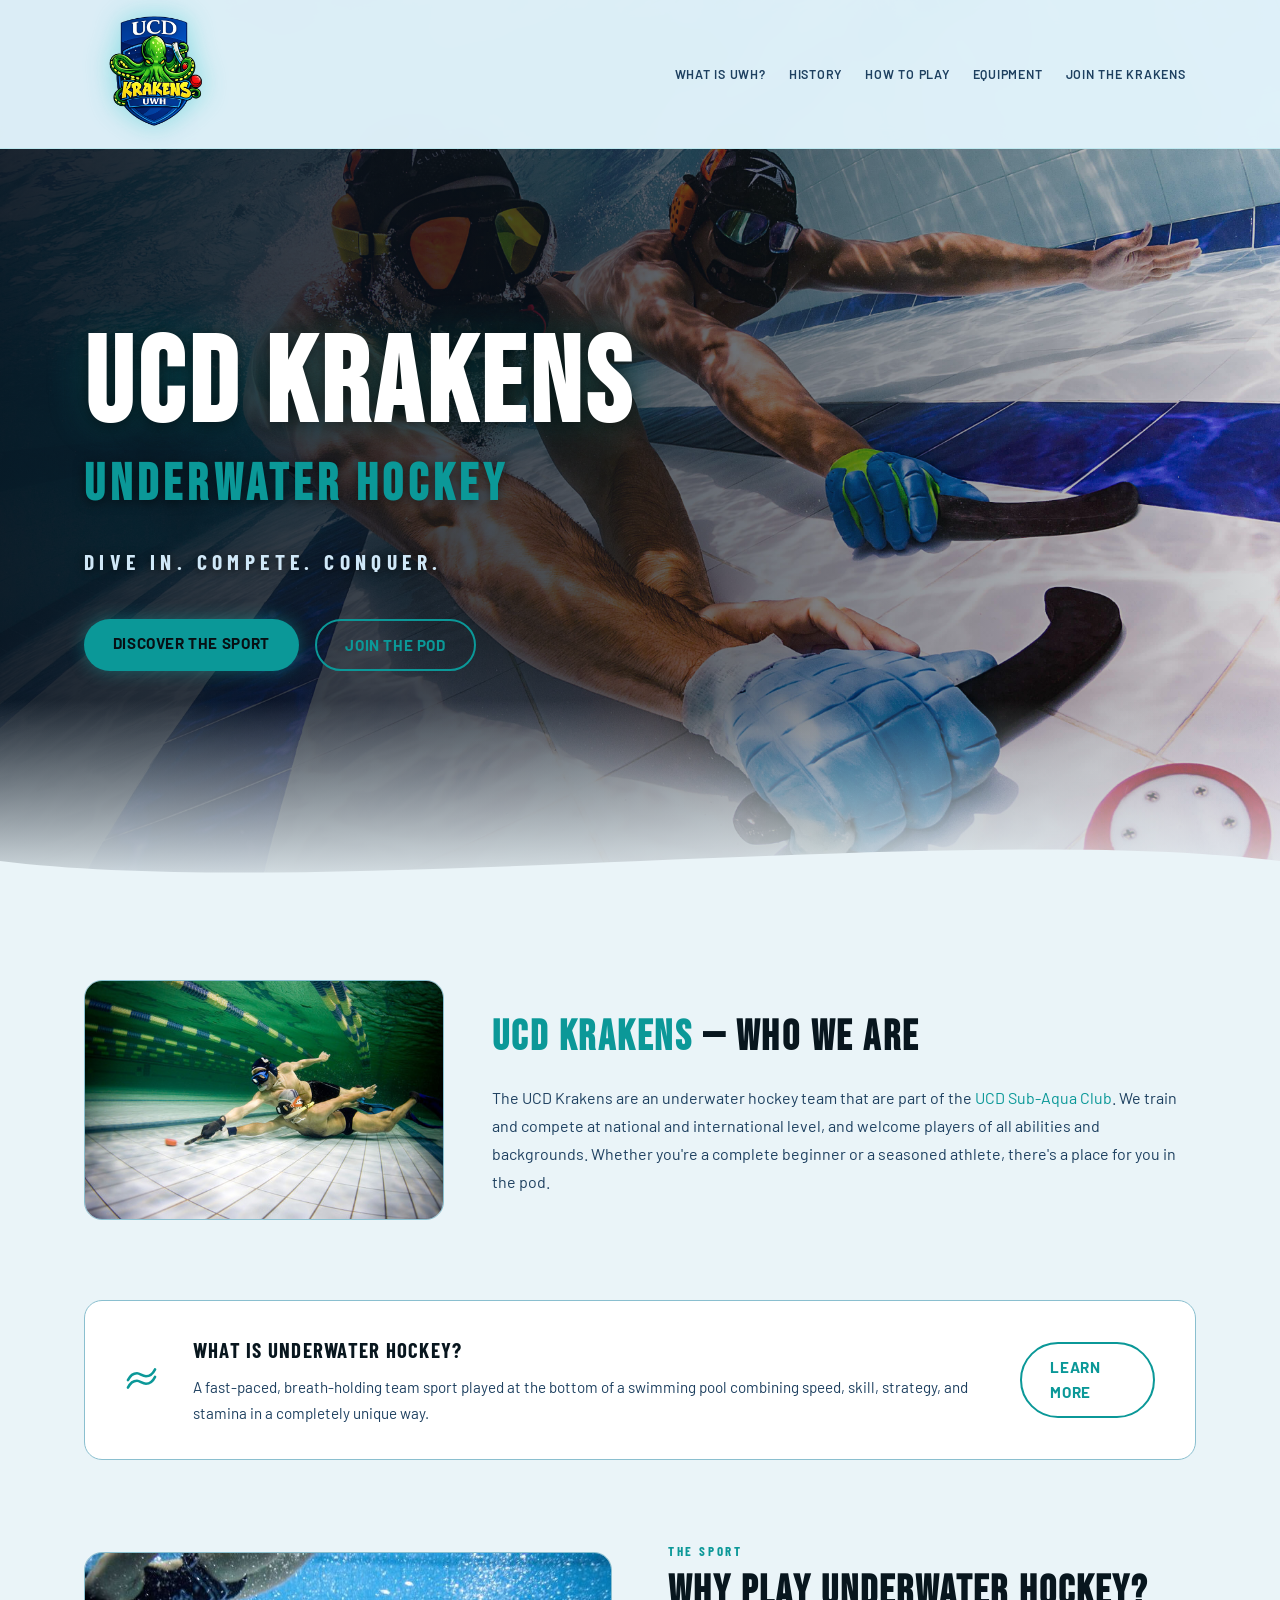
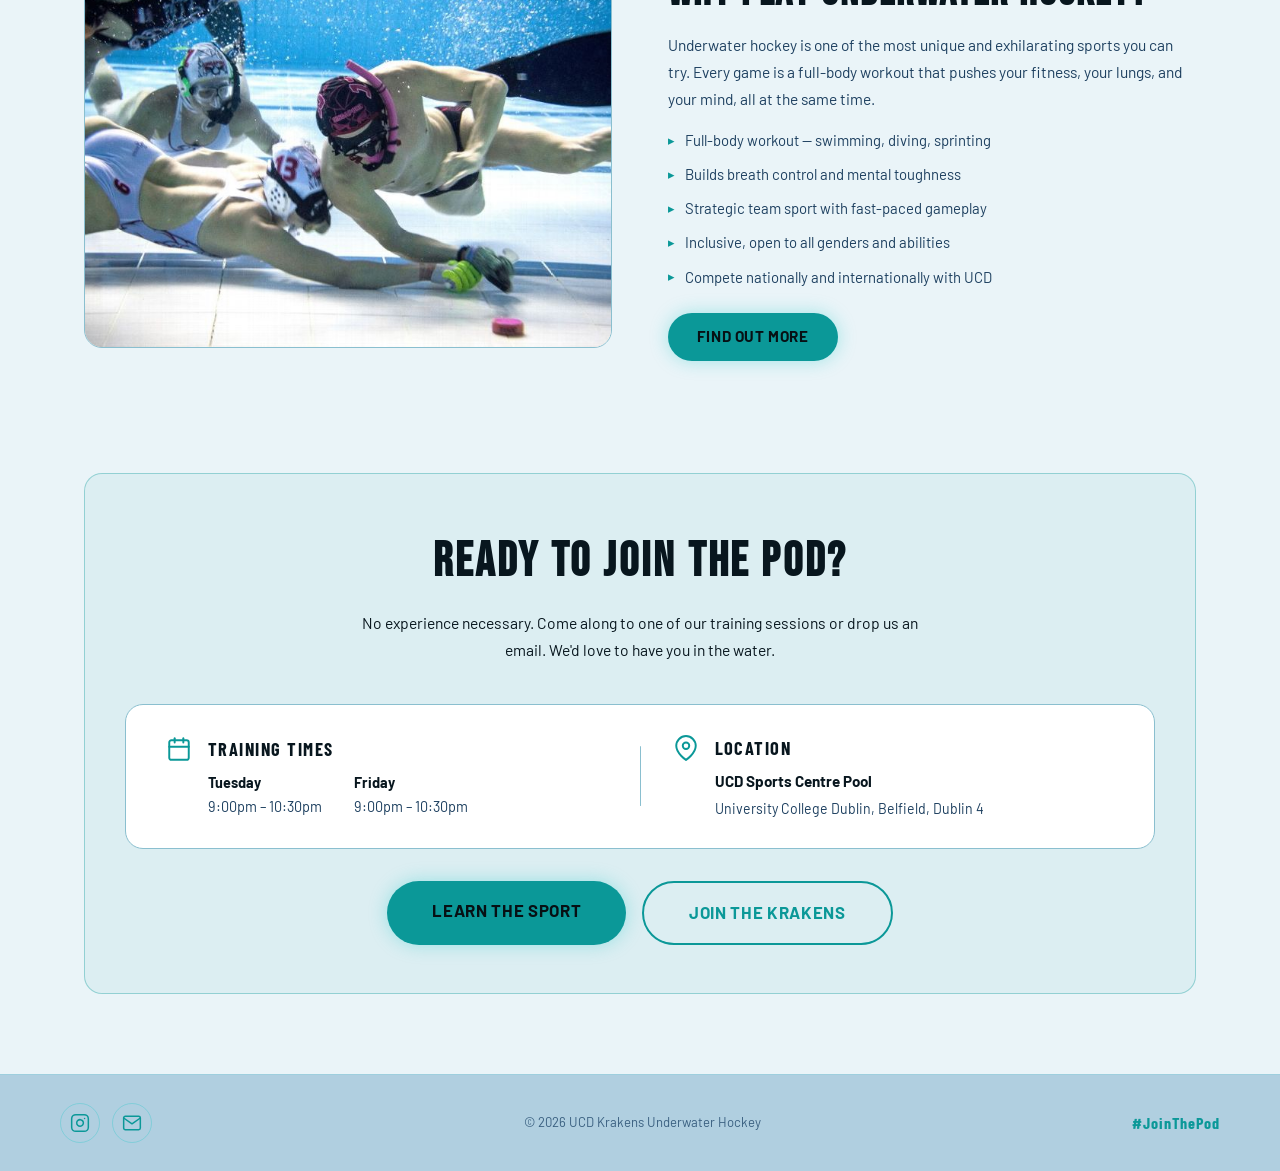
<file: index.html>
<!DOCTYPE html>
<html lang="en">
<head>
  <meta charset="UTF-8" />
  <meta name="viewport" content="width=device-width, initial-scale=1.0" />
  <meta name="description" content="Home — UCD Krakens Underwater Hockey, part of UCD Sub-Aqua Club." />
  <title>Home — UCD Krakens Underwater Hockey</title>
  <link rel="icon" type="image/png" href="images/favicon.png" />
  <link rel="stylesheet" href="styles.css" />
  <link rel="preconnect" href="https://fonts.googleapis.com" />
  <link rel="preconnect" href="https://fonts.gstatic.com" crossorigin />
  <link href="https://fonts.googleapis.com/css2?family=Bebas+Neue&family=Barlow:wght@400;600;700&family=Barlow+Condensed:wght@700&display=swap" rel="stylesheet" />
</head>
<body>
  <a href="#main-content" class="skip-link">Skip to main content</a>
  <header class="site-header" role="banner">
    <div class="header-inner">
      <a href="index.html" class="logo" aria-label="UCD Krakens Underwater Hockey — Home">
        <img src="images/ucd-krakens-logo.png" alt="UCD Krakens Underwater Hockey" class="logo-img" width="140" height="140" />
      </a>
      <input type="checkbox" id="nav-toggle" class="nav-toggle-checkbox" aria-hidden="true" />
      <label for="nav-toggle" class="nav-toggle-label" aria-label="Toggle navigation">
        <span></span><span></span><span></span>
      </label>
      <nav class="main-nav" aria-label="Main navigation">
        <ul role="list"><li><a href="what-is-uwh.html" class="nav-link">What is UWH?</a></li>
          <li><a href="history.html" class="nav-link">History</a></li>
          <li><a href="how-to-play.html" class="nav-link">How to Play</a></li>
          <li><a href="equipment.html" class="nav-link">Equipment</a></li>
          <li><a href="join.html" class="nav-link">Join the Krakens</a></li>
          </ul>
      </nav>
    </div>
  </header>
  <main id="main-content">

    <section class="hero" id="home" aria-label="Hero section">
      <div class="hero-photo" style="background-image:url('images/hero.jpg')" aria-hidden="true"></div>
      <div class="hero-overlay" aria-hidden="true"></div>
      <div class="hero-fade-bottom" aria-hidden="true"></div>
      <div class="hero-bubbles" aria-hidden="true">
        <span class="bubble b1"></span><span class="bubble b2"></span>
        <span class="bubble b3"></span><span class="bubble b4"></span>
        <span class="bubble b5"></span><span class="bubble b6"></span>
        <span class="bubble b7"></span><span class="bubble b8"></span>
      </div>
      <div class="hero-content">
        <h1 class="hero-title">
          <span class="hero-title-main">UCD KRAKENS</span>
          <span class="hero-title-sub">UNDERWATER HOCKEY</span>
        </h1>
        <p class="hero-tagline">DIVE IN. COMPETE. CONQUER.</p>
        <div class="hero-cta">
          <a href="what-is-uwh.html" class="btn btn-primary">Discover the Sport</a>
          <a href="join.html" class="btn btn-outline">Join the Pod</a>
        </div>
      </div>
      <div class="wave-divider" aria-hidden="true">
        <svg viewBox="0 0 1440 80" preserveAspectRatio="none" xmlns="http://www.w3.org/2000/svg">
          <path d="M0,40 C360,80 1080,0 1440,40 L1440,80 L0,80 Z" fill="var(--bg-primary)" />
        </svg>
      </div>
    </section>

    <section class="about-section" aria-labelledby="about-heading">
      <div class="container">
        <div class="about-inner reveal">
          <div class="about-image">
            <img src="images/about.jpg" alt="Two underwater hockey players competing for the puck at the bottom of a pool" loading="lazy" />
          </div>
          <div class="about-text">
            <h2 id="about-heading"><span>UCD Krakens</span> — Who We Are</h2>
            <p>The UCD Krakens are an underwater hockey team that are part of the <a href="https://ucdsac.ie/underwater-hockey/" target="_blank" rel="noopener noreferrer">UCD Sub-Aqua Club</a>. We train and compete at national and international level, and welcome players of all abilities and backgrounds. Whether you're a complete beginner or a seasoned athlete, there's a place for you in the pod.</p>
          </div>
        </div>
      </div>
    </section>

    <section class="uwh-teaser" aria-labelledby="uwh-teaser-heading">
      <div class="container">
        <div class="uwh-teaser-inner reveal">
          <div class="uwh-teaser-icon" aria-hidden="true"><svg class="icon-svg" viewBox="0 0 24 24" fill="none" stroke="currentColor" stroke-width="1.8" stroke-linecap="round" stroke-linejoin="round" aria-hidden="true"><path d="M2 12c1.5-3 4-4.5 6-4.5s3.5 2 6 2 4.5-1.5 6-4.5"/><path d="M2 17c1.5-3 4-4.5 6-4.5s3.5 2 6 2 4.5-1.5 6-4.5"/></svg></div>
          <div class="uwh-teaser-text">
            <h2 id="uwh-teaser-heading">What is Underwater Hockey?</h2>
            <p>A fast-paced, breath-holding team sport played at the bottom of a swimming pool combining speed, skill, strategy, and stamina in a completely unique way.</p>
          </div>
          <a href="what-is-uwh.html" class="btn btn-outline">Learn More</a>
        </div>
      </div>
    </section>

    <section class="why-play-section" aria-labelledby="why-play-heading">
      <div class="container">
        <div class="why-play-grid">
          <div class="why-play-image reveal">
            <img src="images/why-play.jpg" alt="Players competing for the puck at the pool floor" loading="lazy" />
          </div>
          <div class="why-play-text reveal reveal-delay-2">
            <p class="eyebrow">The Sport</p>
            <h2 id="why-play-heading">Why Play Underwater Hockey?</h2>
            <p>Underwater hockey is one of the most unique and exhilarating sports you can try. Every game is a full-body workout that pushes your fitness, your lungs, and your mind, all at the same time.</p>
            <ul class="why-play-benefits">
              <li>Full-body workout — swimming, diving, sprinting</li>
              <li>Builds breath control and mental toughness</li>
              <li>Strategic team sport with fast-paced gameplay</li>
              <li>Inclusive, open to all genders and abilities</li>
              <li>Compete nationally and internationally with UCD</li>
            </ul>
            <a href="what-is-uwh.html" class="btn btn-primary">Find Out More</a>
          </div>
        </div>
      </div>
    </section>

    <section class="join-pod-section" aria-labelledby="join-pod-heading">
      <div class="container">
        <div class="join-pod-box reveal">
          <h2 class="join-pod-heading" id="join-pod-heading">Ready to Join the Pod?</h2>
          <p class="join-pod-intro">No experience necessary. Come along to one of our training sessions or drop us an email. We'd love to have you in the water.</p>
          <div class="info-bar">
            <div class="info-bar-section">
              <div class="info-bar-icon" aria-hidden="true"><svg class="icon-svg" viewBox="0 0 24 24" fill="none" stroke="currentColor" stroke-width="1.8" stroke-linecap="round" stroke-linejoin="round" aria-hidden="true"><rect x="3" y="4" width="18" height="18" rx="2"/><line x1="16" y1="2" x2="16" y2="6"/><line x1="8" y1="2" x2="8" y2="6"/><line x1="3" y1="10" x2="21" y2="10"/></svg></div>
              <div>
                <h3 class="info-bar-title">Training Times</h3>
                <div class="training-times">
                  <div class="training-day"><strong>Tuesday</strong><span>9:00pm – 10:30pm</span></div>
                  <div class="training-day"><strong>Friday</strong><span>9:00pm – 10:30pm</span></div>
                </div>
              </div>
            </div>
            <div class="info-bar-divider" aria-hidden="true"></div>
            <div class="info-bar-section">
              <div class="info-bar-icon" aria-hidden="true"><svg class="icon-svg" viewBox="0 0 24 24" fill="none" stroke="currentColor" stroke-width="1.8" stroke-linecap="round" stroke-linejoin="round" aria-hidden="true"><path d="M21 10c0 7-9 13-9 13S3 17 3 10a9 9 0 0118 0z"/><circle cx="12" cy="10" r="3"/></svg></div>
              <div>
                <h3 class="info-bar-title">Location</h3>
                <p class="location-name"><strong>UCD Sports Centre Pool</strong></p>
                <p class="location-address">University College Dublin, Belfield, Dublin 4</p>
              </div>
            </div>
          </div>
          <div class="join-cta-buttons" style="margin-top:1.5rem;">
            <a href="what-is-uwh.html" class="btn btn-primary btn-large">Learn the Sport</a>
            <a href="join.html" class="btn btn-outline btn-large">Join the Krakens</a>
          </div>
        </div>
      </div>
    </section>
  </main>
  <a href="#main-content" class="back-to-top" aria-label="Back to top"><svg class="icon-svg" viewBox="0 0 24 24" fill="none" stroke="currentColor" stroke-width="2.5" stroke-linecap="round" stroke-linejoin="round" aria-hidden="true"><line x1="12" y1="19" x2="12" y2="5"/><polyline points="5 12 12 5 19 12"/></svg></a>
  <footer class="site-footer" role="contentinfo">
    <div class="footer-inner">
      <div class="footer-social">
        <a href="https://www.instagram.com/ucd.uwh/" class="social-link" aria-label="UCD Krakens on Instagram" rel="noopener noreferrer" target="_blank"><svg width="20" height="20" viewBox="0 0 24 24" fill="none" stroke="currentColor" stroke-width="1.8" stroke-linecap="round" stroke-linejoin="round" aria-hidden="true"><rect x="2" y="2" width="20" height="20" rx="5"/><path d="M16 11.37A4 4 0 1112.63 8 4 4 0 0116 11.37z"/><line x1="17.5" y1="6.5" x2="17.51" y2="6.5"/></svg></a>
        <a href="mailto:ucd.uwh@gmail.com" class="social-link" aria-label="Email UCD Krakens"><svg width="20" height="20" viewBox="0 0 24 24" fill="none" stroke="currentColor" stroke-width="1.8" stroke-linecap="round" stroke-linejoin="round" aria-hidden="true"><path d="M4 4h16c1.1 0 2 .9 2 2v12c0 1.1-.9 2-2 2H4c-1.1 0-2-.9-2-2V6c0-1.1.9-2 2-2z"/><polyline points="22,6 12,13 2,6"/></svg></a>
      </div>
      <p class="footer-copy">&copy; 2026 UCD Krakens Underwater Hockey</p>
      <p class="footer-hashtag">#JoinThePod</p>
    </div>
  </footer>
<script>
(function(){
  function s(){document.body.classList.toggle('scrolled',window.scrollY>80);document.body.classList.toggle('nav-shrunk',window.scrollY>80);}
  window.addEventListener('scroll',s,{passive:true});s();
})();
</script>
<script>
(function(){
  var els=document.querySelectorAll('.reveal,.section-heading,.timeline-line');
  if(!('IntersectionObserver' in window)){els.forEach(function(e){e.classList.add('is-visible')});return}
  var obs=new IntersectionObserver(function(entries){entries.forEach(function(e){if(e.isIntersecting){e.target.classList.add('is-visible');obs.unobserve(e.target)}})},{threshold:0.12});
  els.forEach(function(e){obs.observe(e)});
})();
</script>
</body>
</html>
</file>
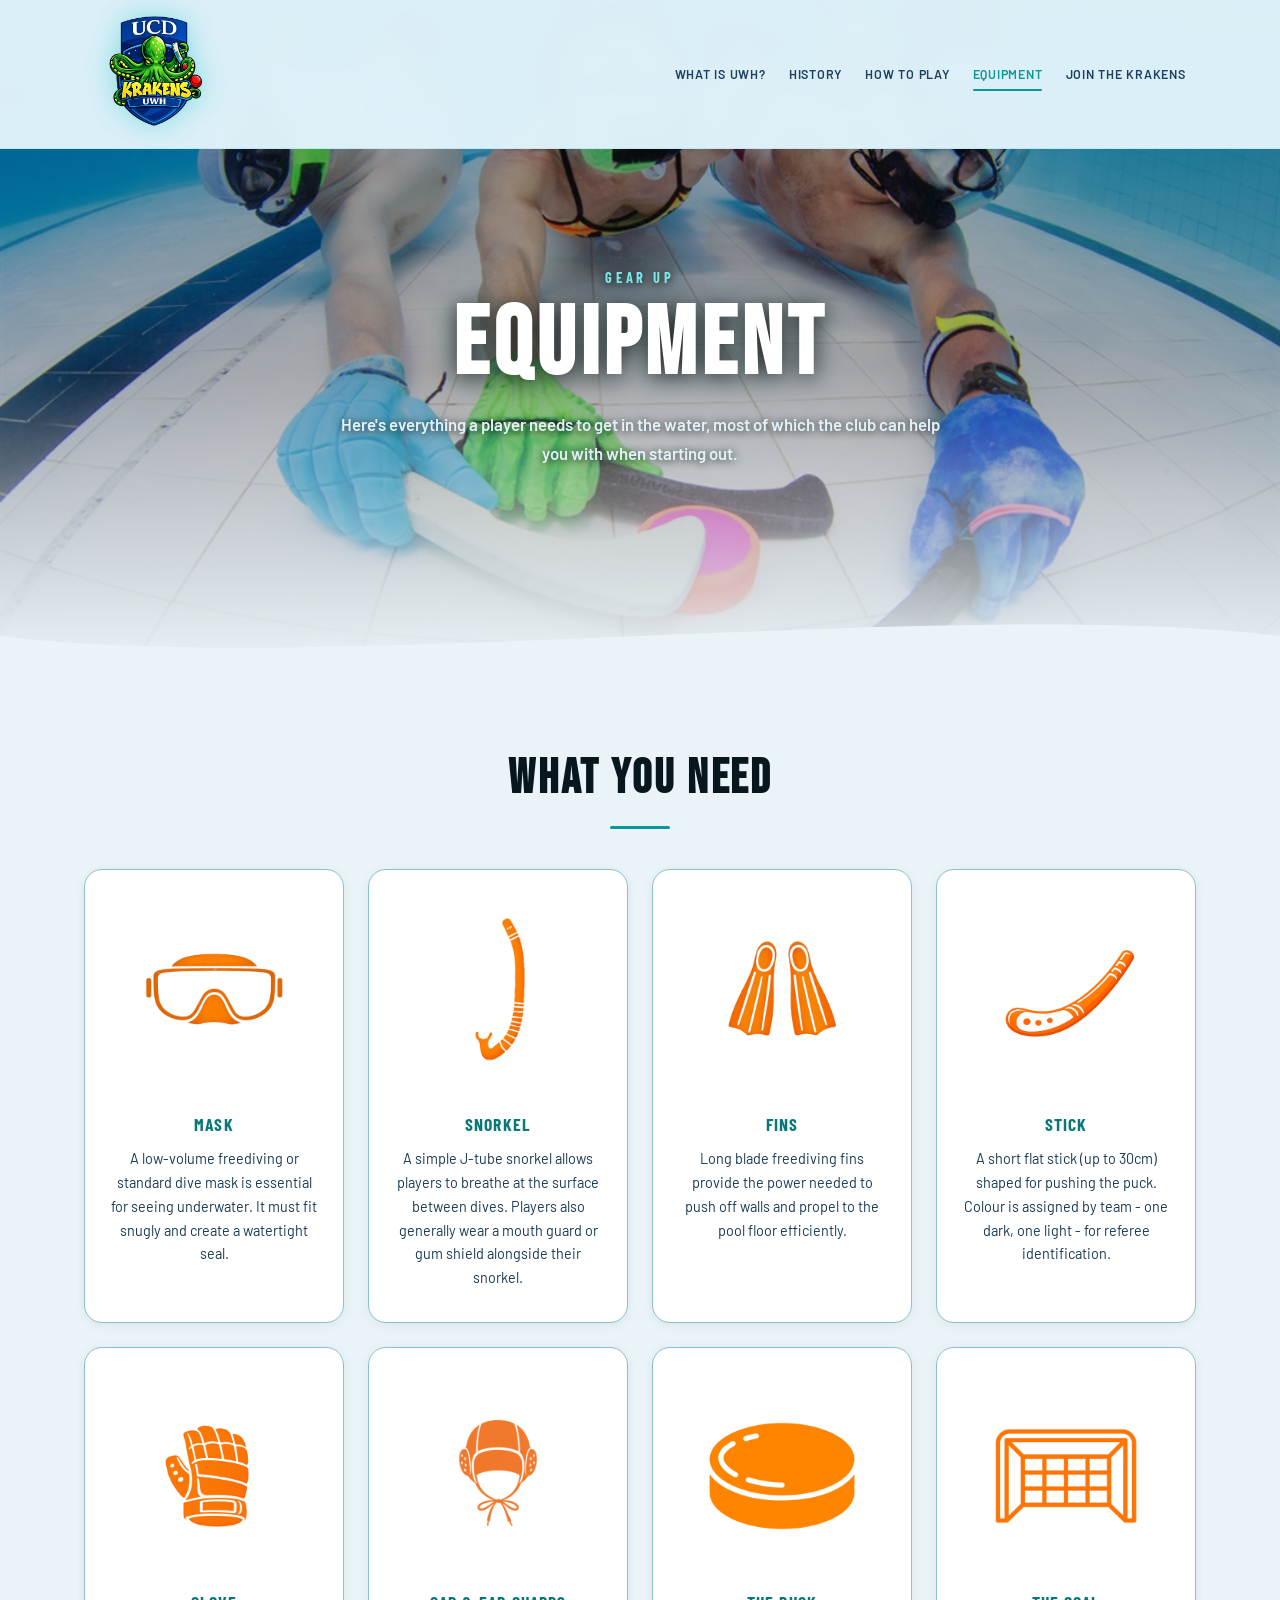
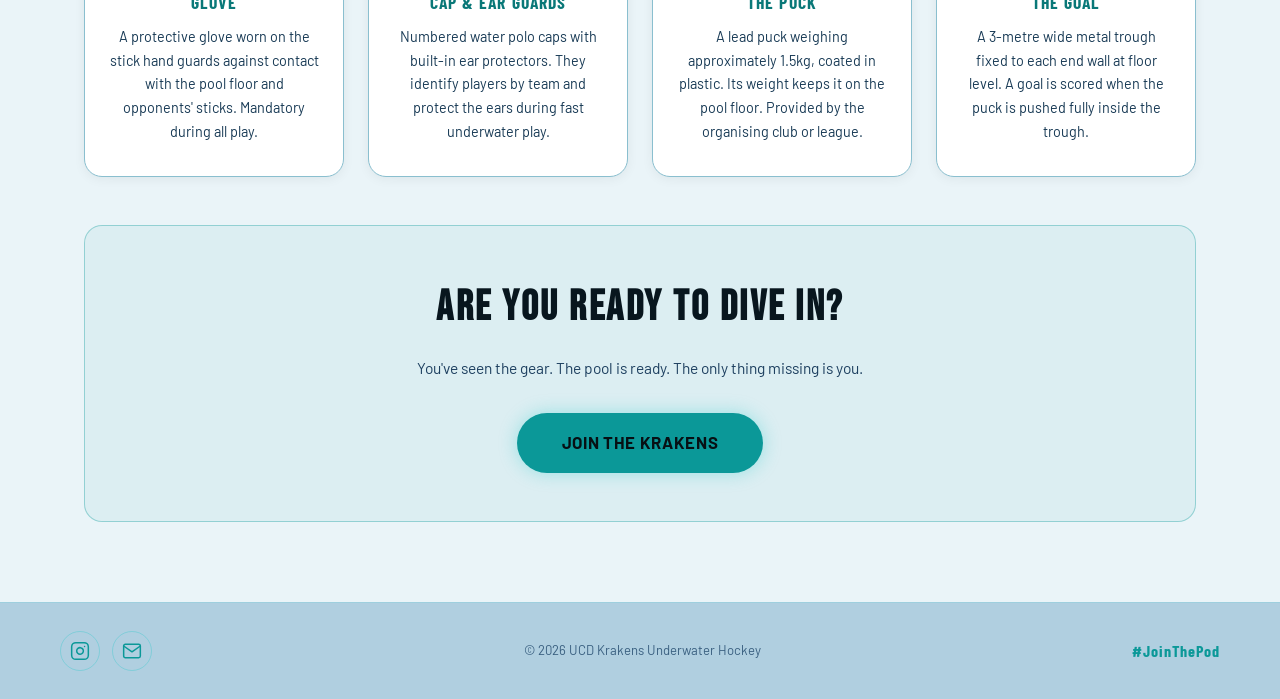
<file: equipment.html>
<!DOCTYPE html>
<html lang="en">
<head>
  <meta charset="UTF-8" />
  <meta name="viewport" content="width=device-width, initial-scale=1.0" />
  <meta name="description" content="Equipment — UCD Krakens Underwater Hockey, part of UCD Sub-Aqua Club." />
  <title>Equipment — UCD Krakens Underwater Hockey</title>
  <link rel="icon" type="image/png" href="images/favicon.png" />
  <link rel="stylesheet" href="styles.css" />
  <link rel="preconnect" href="https://fonts.googleapis.com" />
  <link rel="preconnect" href="https://fonts.gstatic.com" crossorigin />
  <link href="https://fonts.googleapis.com/css2?family=Bebas+Neue&family=Barlow:wght@400;600;700&family=Barlow+Condensed:wght@700&display=swap" rel="stylesheet" />
</head>
<body>
  <a href="#main-content" class="skip-link">Skip to main content</a>
  <header class="site-header" role="banner">
    <div class="header-inner">
      <a href="index.html" class="logo" aria-label="UCD Krakens Underwater Hockey — Home">
        <img src="images/ucd-krakens-logo.png" alt="UCD Krakens Underwater Hockey" class="logo-img" width="140" height="140" />
      </a>
      <input type="checkbox" id="nav-toggle" class="nav-toggle-checkbox" aria-hidden="true" />
      <label for="nav-toggle" class="nav-toggle-label" aria-label="Toggle navigation">
        <span></span><span></span><span></span>
      </label>
      <nav class="main-nav" aria-label="Main navigation">
        <ul role="list"><li><a href="what-is-uwh.html" class="nav-link">What is UWH?</a></li>
          <li><a href="history.html" class="nav-link">History</a></li>
          <li><a href="how-to-play.html" class="nav-link">How to Play</a></li>
          <li><a href="equipment.html" class="nav-link active">Equipment</a></li>
          <li><a href="join.html" class="nav-link">Join the Krakens</a></li>
          </ul>
      </nav>
    </div>
  </header>
  <main id="main-content">

    <section class="page-hero" aria-label="Page header">
      <div class="page-hero-photo" style="background-image:url('images/equipment-hero.jpg')" aria-hidden="true"></div>
      <div class="page-hero-overlay" aria-hidden="true"></div>
      <div class="page-hero-wave" aria-hidden="true">
        <svg viewBox="0 0 1440 80" preserveAspectRatio="none" xmlns="http://www.w3.org/2000/svg">
          <path d="M0,40 C360,80 1080,0 1440,40 L1440,80 L0,80 Z" fill="var(--bg-primary)" />
        </svg>
      </div>
      <div class="page-hero-content">
        <p class="page-hero-eyebrow">Gear Up</p>
        <h1 class="page-hero-title">Equipment</h1>
        <p class="page-hero-desc">Here's everything a player needs to get in the water, most of which the club can help you with when starting out.</p>
      </div>
    </section>
    <section class="equipment-section" aria-labelledby="equipment-heading">
      <div class="container">
        <h2 id="equipment-heading" class="section-heading reveal">What You Need</h2>
        <div class="equipment-grid">
          <article class="equipment-item reveal reveal-delay-1" tabindex="0">
            <div class="equip-icon"><img src="images/icons/mask.png" alt="" class="equip-icon-img" loading="lazy" /></div>
            <h3>Mask</h3><p>A low-volume freediving or standard dive mask is essential for seeing underwater. It must fit snugly and create a watertight seal.</p>
          </article>
          <article class="equipment-item reveal reveal-delay-2" tabindex="0">
            <div class="equip-icon"><img src="images/icons/snorkel.png" alt="" class="equip-icon-img" loading="lazy" /></div>
            <h3>Snorkel</h3><p>A simple J-tube snorkel allows players to breathe at the surface between dives. Players also generally wear a mouth guard or gum shield alongside their snorkel.</p>
          </article>
          <article class="equipment-item reveal reveal-delay-3" tabindex="0">
            <div class="equip-icon"><img src="images/icons/fins.png" alt="" class="equip-icon-img" loading="lazy" /></div>
            <h3>Fins</h3><p>Long blade freediving fins provide the power needed to push off walls and propel to the pool floor efficiently.</p>
          </article>
          <article class="equipment-item reveal reveal-delay-4" tabindex="0">
            <div class="equip-icon"><img src="images/icons/stick.png" alt="" class="equip-icon-img" loading="lazy" /></div>
            <h3>Stick</h3><p>A short flat stick (up to 30cm) shaped for pushing the puck. Colour is assigned by team - one dark, one light - for referee identification.</p>
          </article>
          <article class="equipment-item reveal reveal-delay-1" tabindex="0">
            <div class="equip-icon"><img src="images/icons/glove.png" alt="" class="equip-icon-img" loading="lazy" /></div>
            <h3>Glove</h3><p>A protective glove worn on the stick hand guards against contact with the pool floor and opponents' sticks. Mandatory during all play.</p>
          </article>
          <article class="equipment-item reveal reveal-delay-2" tabindex="0">
            <div class="equip-icon"><img src="images/icons/cap.png" alt="" class="equip-icon-img" loading="lazy" /></div>
            <h3>Cap &amp; Ear Guards</h3><p>Numbered water polo caps with built-in ear protectors. They identify players by team and protect the ears during fast underwater play.</p>
          </article>
          <article class="equipment-item reveal reveal-delay-3" tabindex="0">
            <div class="equip-icon"><img src="images/icons/puck.png" alt="" class="equip-icon-img" loading="lazy" /></div>
            <h3>The Puck</h3><p>A lead puck weighing approximately 1.5kg, coated in plastic. Its weight keeps it on the pool floor. Provided by the organising club or league.</p>
          </article>
          <article class="equipment-item reveal reveal-delay-4" tabindex="0">
            <div class="equip-icon"><img src="images/icons/goals.png" alt="" class="equip-icon-img" loading="lazy" /></div>
            <h3>The Goal</h3><p>A 3-metre wide metal trough fixed to each end wall at floor level. A goal is scored when the puck is pushed fully inside the trough.</p>
          </article>
        </div>
        <div class="cta-box reveal" style="text-align:center;">
          <h2>Are You Ready to Dive In?</h2>
          <p>You've seen the gear. The pool is ready. The only thing missing is you.</p>
          <div class="cta-buttons" style="justify-content:center;">
            <a href="join.html" class="btn btn-primary btn-large">Join the Krakens</a>
          </div>
        </div>
      </div>
    </section>
  </main>
  <a href="#main-content" class="back-to-top" aria-label="Back to top"><svg class="icon-svg" viewBox="0 0 24 24" fill="none" stroke="currentColor" stroke-width="2.5" stroke-linecap="round" stroke-linejoin="round" aria-hidden="true"><line x1="12" y1="19" x2="12" y2="5"/><polyline points="5 12 12 5 19 12"/></svg></a>
  <footer class="site-footer" role="contentinfo">
    <div class="footer-inner">
      <div class="footer-social">
        <a href="https://www.instagram.com/ucd.uwh/" class="social-link" aria-label="UCD Krakens on Instagram" rel="noopener noreferrer" target="_blank"><svg width="20" height="20" viewBox="0 0 24 24" fill="none" stroke="currentColor" stroke-width="1.8" stroke-linecap="round" stroke-linejoin="round" aria-hidden="true"><rect x="2" y="2" width="20" height="20" rx="5"/><path d="M16 11.37A4 4 0 1112.63 8 4 4 0 0116 11.37z"/><line x1="17.5" y1="6.5" x2="17.51" y2="6.5"/></svg></a>
        <a href="mailto:ucd.uwh@gmail.com" class="social-link" aria-label="Email UCD Krakens"><svg width="20" height="20" viewBox="0 0 24 24" fill="none" stroke="currentColor" stroke-width="1.8" stroke-linecap="round" stroke-linejoin="round" aria-hidden="true"><path d="M4 4h16c1.1 0 2 .9 2 2v12c0 1.1-.9 2-2 2H4c-1.1 0-2-.9-2-2V6c0-1.1.9-2 2-2z"/><polyline points="22,6 12,13 2,6"/></svg></a>
      </div>
      <p class="footer-copy">&copy; 2026 UCD Krakens Underwater Hockey</p>
      <p class="footer-hashtag">#JoinThePod</p>
    </div>
  </footer>
<script>
(function(){
  function s(){document.body.classList.toggle('scrolled',window.scrollY>80);document.body.classList.toggle('nav-shrunk',window.scrollY>80);}
  window.addEventListener('scroll',s,{passive:true});s();
})();
</script>
<script>
(function(){
  var els=document.querySelectorAll('.reveal,.section-heading,.timeline-line');
  if(!('IntersectionObserver' in window)){els.forEach(function(e){e.classList.add('is-visible')});return}
  var obs=new IntersectionObserver(function(entries){entries.forEach(function(e){if(e.isIntersecting){e.target.classList.add('is-visible');obs.unobserve(e.target)}})},{threshold:0.12});
  els.forEach(function(e){obs.observe(e)});
})();
</script>
</body>
</html>
</file>
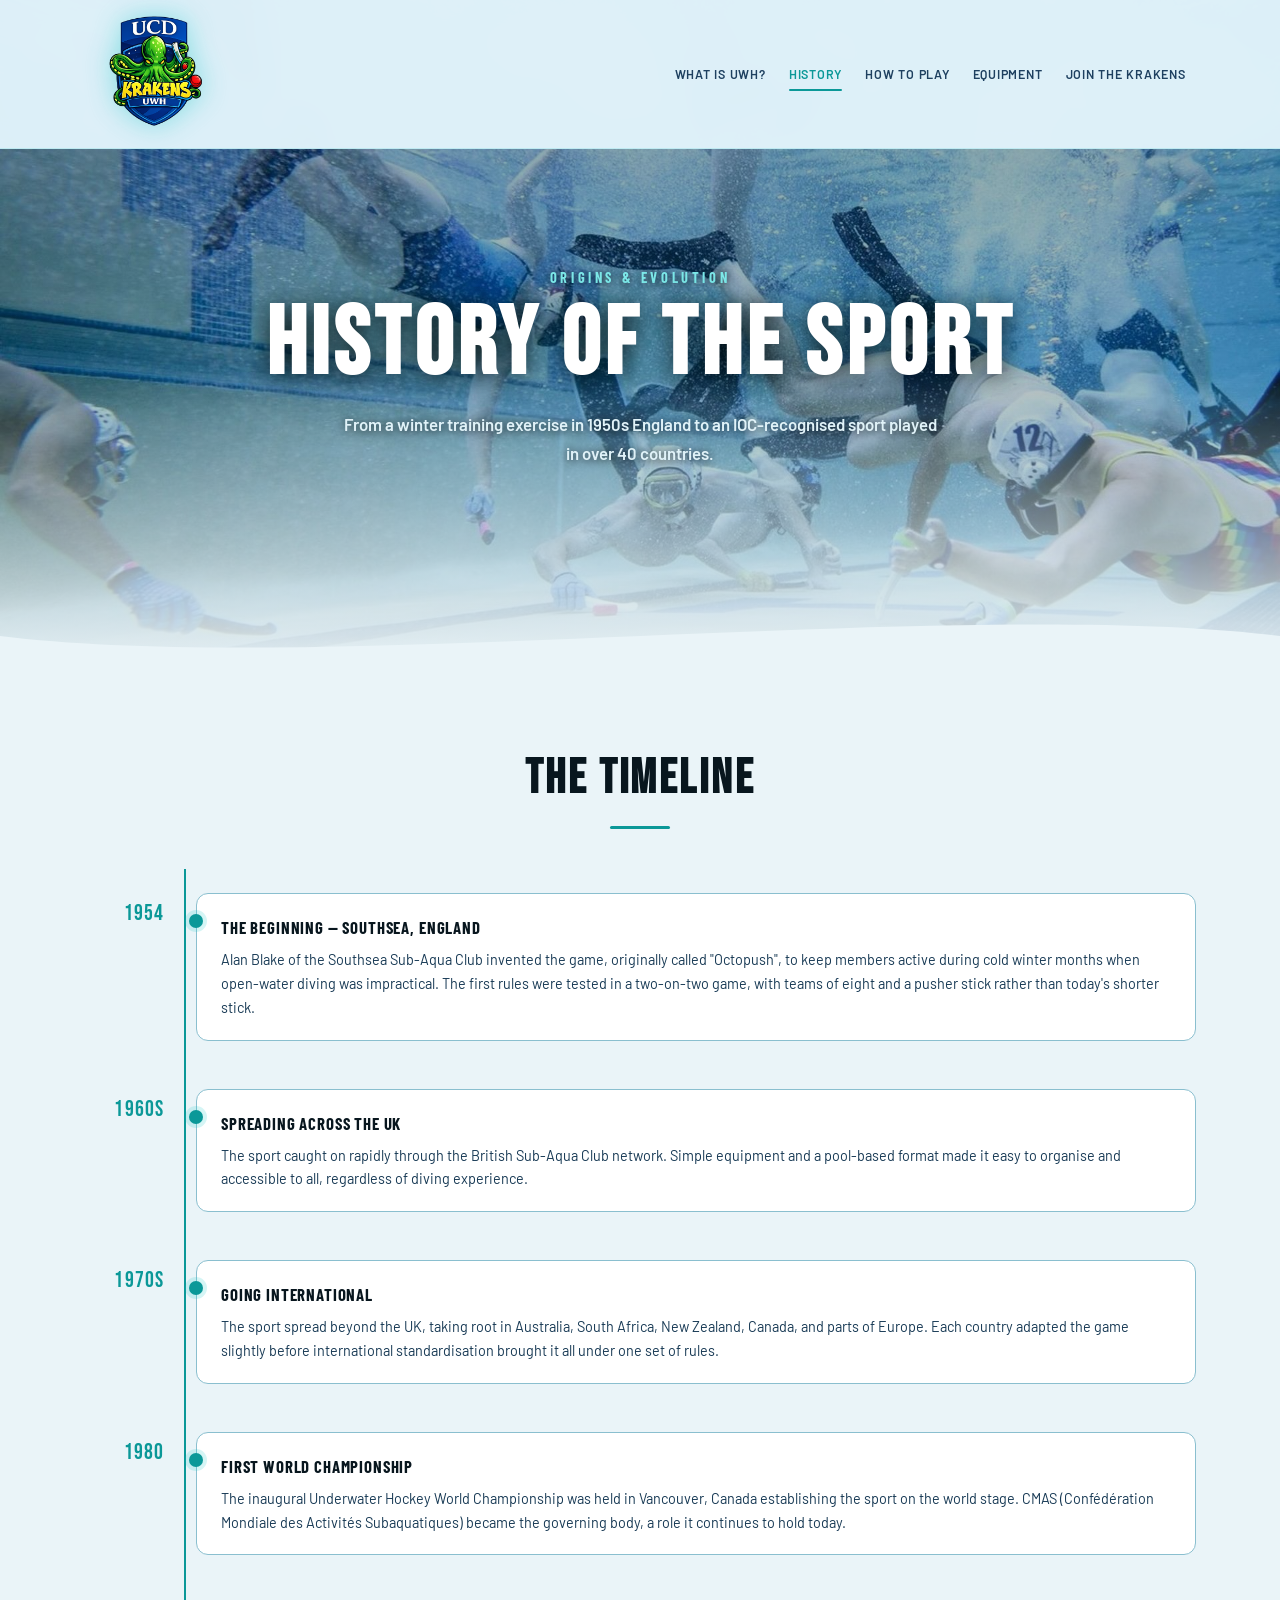
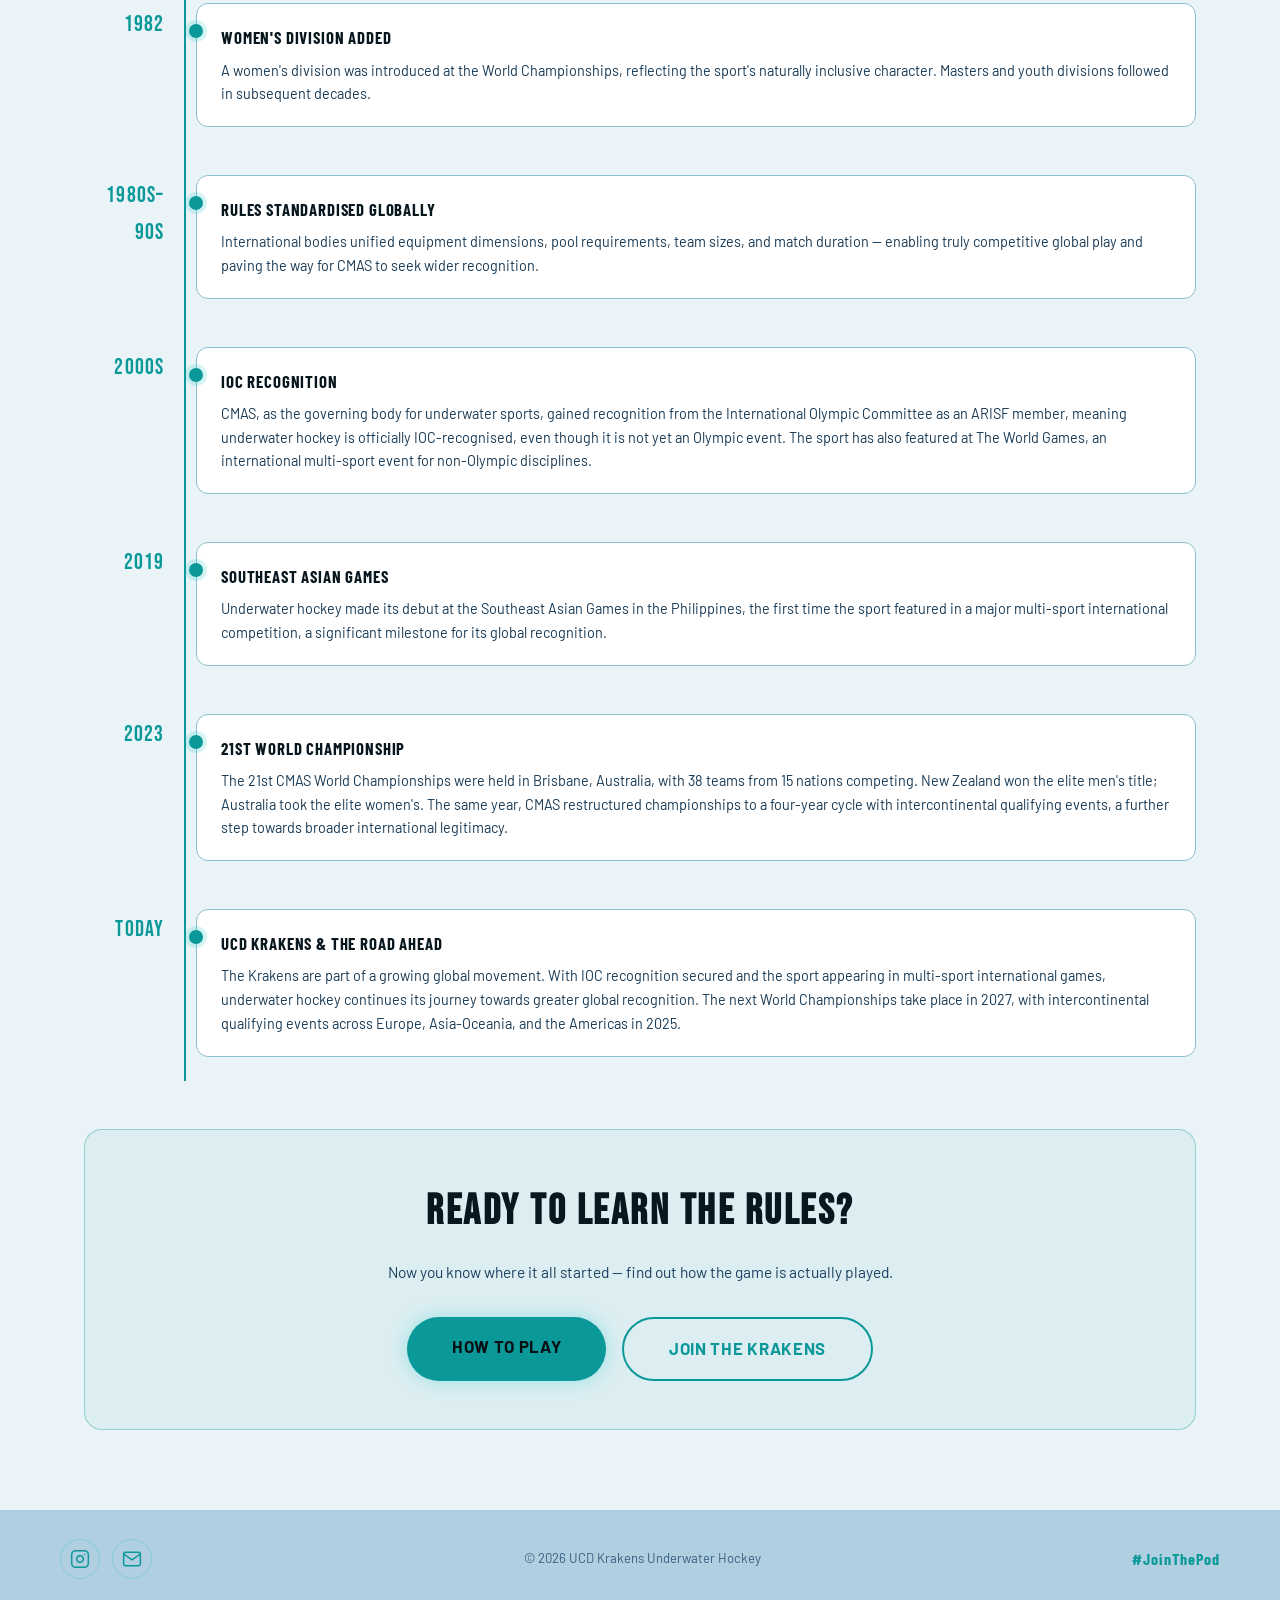
<file: history.html>
<!DOCTYPE html>
<html lang="en">
<head>
  <meta charset="UTF-8" />
  <meta name="viewport" content="width=device-width, initial-scale=1.0" />
  <meta name="description" content="History — UCD Krakens Underwater Hockey, part of UCD Sub-Aqua Club." />
  <title>History — UCD Krakens Underwater Hockey</title>
  <link rel="icon" type="image/png" href="images/favicon.png" />
  <link rel="stylesheet" href="styles.css" />
  <link rel="preconnect" href="https://fonts.googleapis.com" />
  <link rel="preconnect" href="https://fonts.gstatic.com" crossorigin />
  <link href="https://fonts.googleapis.com/css2?family=Bebas+Neue&family=Barlow:wght@400;600;700&family=Barlow+Condensed:wght@700&display=swap" rel="stylesheet" />
</head>
<body>
  <a href="#main-content" class="skip-link">Skip to main content</a>
  <header class="site-header" role="banner">
    <div class="header-inner">
      <a href="index.html" class="logo" aria-label="UCD Krakens Underwater Hockey — Home">
        <img src="images/ucd-krakens-logo.png" alt="UCD Krakens Underwater Hockey" class="logo-img" width="140" height="140" />
      </a>
      <input type="checkbox" id="nav-toggle" class="nav-toggle-checkbox" aria-hidden="true" />
      <label for="nav-toggle" class="nav-toggle-label" aria-label="Toggle navigation">
        <span></span><span></span><span></span>
      </label>
      <nav class="main-nav" aria-label="Main navigation">
        <ul role="list"><li><a href="what-is-uwh.html" class="nav-link">What is UWH?</a></li>
          <li><a href="history.html" class="nav-link active">History</a></li>
          <li><a href="how-to-play.html" class="nav-link">How to Play</a></li>
          <li><a href="equipment.html" class="nav-link">Equipment</a></li>
          <li><a href="join.html" class="nav-link">Join the Krakens</a></li>
          </ul>
      </nav>
    </div>
  </header>
  <main id="main-content">

    <section class="page-hero" aria-label="Page header">
      <div class="page-hero-photo" style="background-image:url('images/history-hero.jpg')" aria-hidden="true"></div>
      <div class="page-hero-overlay" aria-hidden="true"></div>
      <div class="page-hero-wave" aria-hidden="true">
        <svg viewBox="0 0 1440 80" preserveAspectRatio="none" xmlns="http://www.w3.org/2000/svg">
          <path d="M0,40 C360,80 1080,0 1440,40 L1440,80 L0,80 Z" fill="var(--bg-primary)" />
        </svg>
      </div>
      <div class="page-hero-content">
        <p class="page-hero-eyebrow">Origins &amp; Evolution</p>
        <h1 class="page-hero-title">History of the Sport</h1>
        <p class="page-hero-desc">From a winter training exercise in 1950s England to an IOC-recognised sport played in over 40 countries.</p>
      </div>
    </section>
    <section class="history-section" aria-labelledby="history-heading">
      <div class="container">
        <h2 id="history-heading" class="section-heading reveal">The Timeline</h2>
        <div class="timeline">
          <div class="timeline-line" aria-hidden="true"></div>
          <div class="timeline-item reveal reveal-delay-1" tabindex="0"><div class="timeline-year">1954</div><div class="timeline-content"><h3>The Beginning — Southsea, England</h3><p>Alan Blake of the Southsea Sub-Aqua Club invented the game, originally called "Octopush", to keep members active during cold winter months when open-water diving was impractical. The first rules were tested in a two-on-two game, with teams of eight and a pusher stick rather than today's shorter stick.</p></div></div>
          <div class="timeline-item reveal reveal-delay-2" tabindex="0"><div class="timeline-year">1960s</div><div class="timeline-content"><h3>Spreading Across the UK</h3><p>The sport caught on rapidly through the British Sub-Aqua Club network. Simple equipment and a pool-based format made it easy to organise and accessible to all, regardless of diving experience.</p></div></div>
          <div class="timeline-item reveal reveal-delay-1" tabindex="0"><div class="timeline-year">1970s</div><div class="timeline-content"><h3>Going International</h3><p>The sport spread beyond the UK, taking root in Australia, South Africa, New Zealand, Canada, and parts of Europe. Each country adapted the game slightly before international standardisation brought it all under one set of rules.</p></div></div>
          <div class="timeline-item reveal reveal-delay-2" tabindex="0"><div class="timeline-year">1980</div><div class="timeline-content"><h3>First World Championship</h3><p>The inaugural Underwater Hockey World Championship was held in Vancouver, Canada establishing the sport on the world stage. CMAS (Confédération Mondiale des Activités Subaquatiques) became the governing body, a role it continues to hold today.</p></div></div>
          <div class="timeline-item reveal reveal-delay-1" tabindex="0"><div class="timeline-year">1982</div><div class="timeline-content"><h3>Women's Division Added</h3><p>A women's division was introduced at the World Championships, reflecting the sport's naturally inclusive character. Masters and youth divisions followed in subsequent decades.</p></div></div>
          <div class="timeline-item reveal reveal-delay-2" tabindex="0"><div class="timeline-year">1980s–90s</div><div class="timeline-content"><h3>Rules Standardised Globally</h3><p>International bodies unified equipment dimensions, pool requirements, team sizes, and match duration — enabling truly competitive global play and paving the way for CMAS to seek wider recognition.</p></div></div>
          <div class="timeline-item reveal reveal-delay-1" tabindex="0"><div class="timeline-year">2000s</div><div class="timeline-content"><h3>IOC Recognition</h3><p>CMAS, as the governing body for underwater sports, gained recognition from the International Olympic Committee as an ARISF member, meaning underwater hockey is officially IOC-recognised, even though it is not yet an Olympic event. The sport has also featured at The World Games, an international multi-sport event for non-Olympic disciplines.</p></div></div>
          <div class="timeline-item reveal reveal-delay-2" tabindex="0"><div class="timeline-year">2019</div><div class="timeline-content"><h3>Southeast Asian Games</h3><p>Underwater hockey made its debut at the Southeast Asian Games in the Philippines, the first time the sport featured in a major multi-sport international competition, a significant milestone for its global recognition.</p></div></div>
          <div class="timeline-item reveal reveal-delay-1" tabindex="0"><div class="timeline-year">2023</div><div class="timeline-content"><h3>21st World Championship</h3><p>The 21st CMAS World Championships were held in Brisbane, Australia, with 38 teams from 15 nations competing. New Zealand won the elite men's title; Australia took the elite women's. The same year, CMAS restructured championships to a four-year cycle with intercontinental qualifying events, a further step towards broader international legitimacy.</p></div></div>
          <div class="timeline-item reveal reveal-delay-2" tabindex="0"><div class="timeline-year">Today</div><div class="timeline-content"><h3>UCD Krakens &amp; the Road Ahead</h3><p>The Krakens are part of a growing global movement. With IOC recognition secured and the sport appearing in multi-sport international games, underwater hockey continues its journey towards greater global recognition. The next World Championships take place in 2027, with intercontinental qualifying events across Europe, Asia-Oceania, and the Americas in 2025.</p></div></div>
        </div>
        <div class="cta-box reveal">
          <h2>Ready to Learn the Rules?</h2>
          <p>Now you know where it all started — find out how the game is actually played.</p>
          <div class="cta-buttons">
            <a href="how-to-play.html" class="btn btn-primary btn-large">How to Play</a>
            <a href="join.html" class="btn btn-outline btn-large">Join the Krakens</a>
          </div>
        </div>
      </div>
    </section>
  </main>
  <a href="#main-content" class="back-to-top" aria-label="Back to top"><svg class="icon-svg" viewBox="0 0 24 24" fill="none" stroke="currentColor" stroke-width="2.5" stroke-linecap="round" stroke-linejoin="round" aria-hidden="true"><line x1="12" y1="19" x2="12" y2="5"/><polyline points="5 12 12 5 19 12"/></svg></a>
  <footer class="site-footer" role="contentinfo">
    <div class="footer-inner">
      <div class="footer-social">
        <a href="https://www.instagram.com/ucd.uwh/" class="social-link" aria-label="UCD Krakens on Instagram" rel="noopener noreferrer" target="_blank"><svg width="20" height="20" viewBox="0 0 24 24" fill="none" stroke="currentColor" stroke-width="1.8" stroke-linecap="round" stroke-linejoin="round" aria-hidden="true"><rect x="2" y="2" width="20" height="20" rx="5"/><path d="M16 11.37A4 4 0 1112.63 8 4 4 0 0116 11.37z"/><line x1="17.5" y1="6.5" x2="17.51" y2="6.5"/></svg></a>
        <a href="mailto:ucd.uwh@gmail.com" class="social-link" aria-label="Email UCD Krakens"><svg width="20" height="20" viewBox="0 0 24 24" fill="none" stroke="currentColor" stroke-width="1.8" stroke-linecap="round" stroke-linejoin="round" aria-hidden="true"><path d="M4 4h16c1.1 0 2 .9 2 2v12c0 1.1-.9 2-2 2H4c-1.1 0-2-.9-2-2V6c0-1.1.9-2 2-2z"/><polyline points="22,6 12,13 2,6"/></svg></a>
      </div>
      <p class="footer-copy">&copy; 2026 UCD Krakens Underwater Hockey</p>
      <p class="footer-hashtag">#JoinThePod</p>
    </div>
  </footer>
<script>
(function(){
  function s(){document.body.classList.toggle('scrolled',window.scrollY>80);document.body.classList.toggle('nav-shrunk',window.scrollY>80);}
  window.addEventListener('scroll',s,{passive:true});s();
})();
</script>
<script>
(function(){
  var els=document.querySelectorAll('.reveal,.section-heading,.timeline-line');
  if(!('IntersectionObserver' in window)){els.forEach(function(e){e.classList.add('is-visible')});return}
  var obs=new IntersectionObserver(function(entries){entries.forEach(function(e){if(e.isIntersecting){e.target.classList.add('is-visible');obs.unobserve(e.target)}})},{threshold:0.12});
  els.forEach(function(e){obs.observe(e)});
})();
</script>
</body>
</html>
</file>
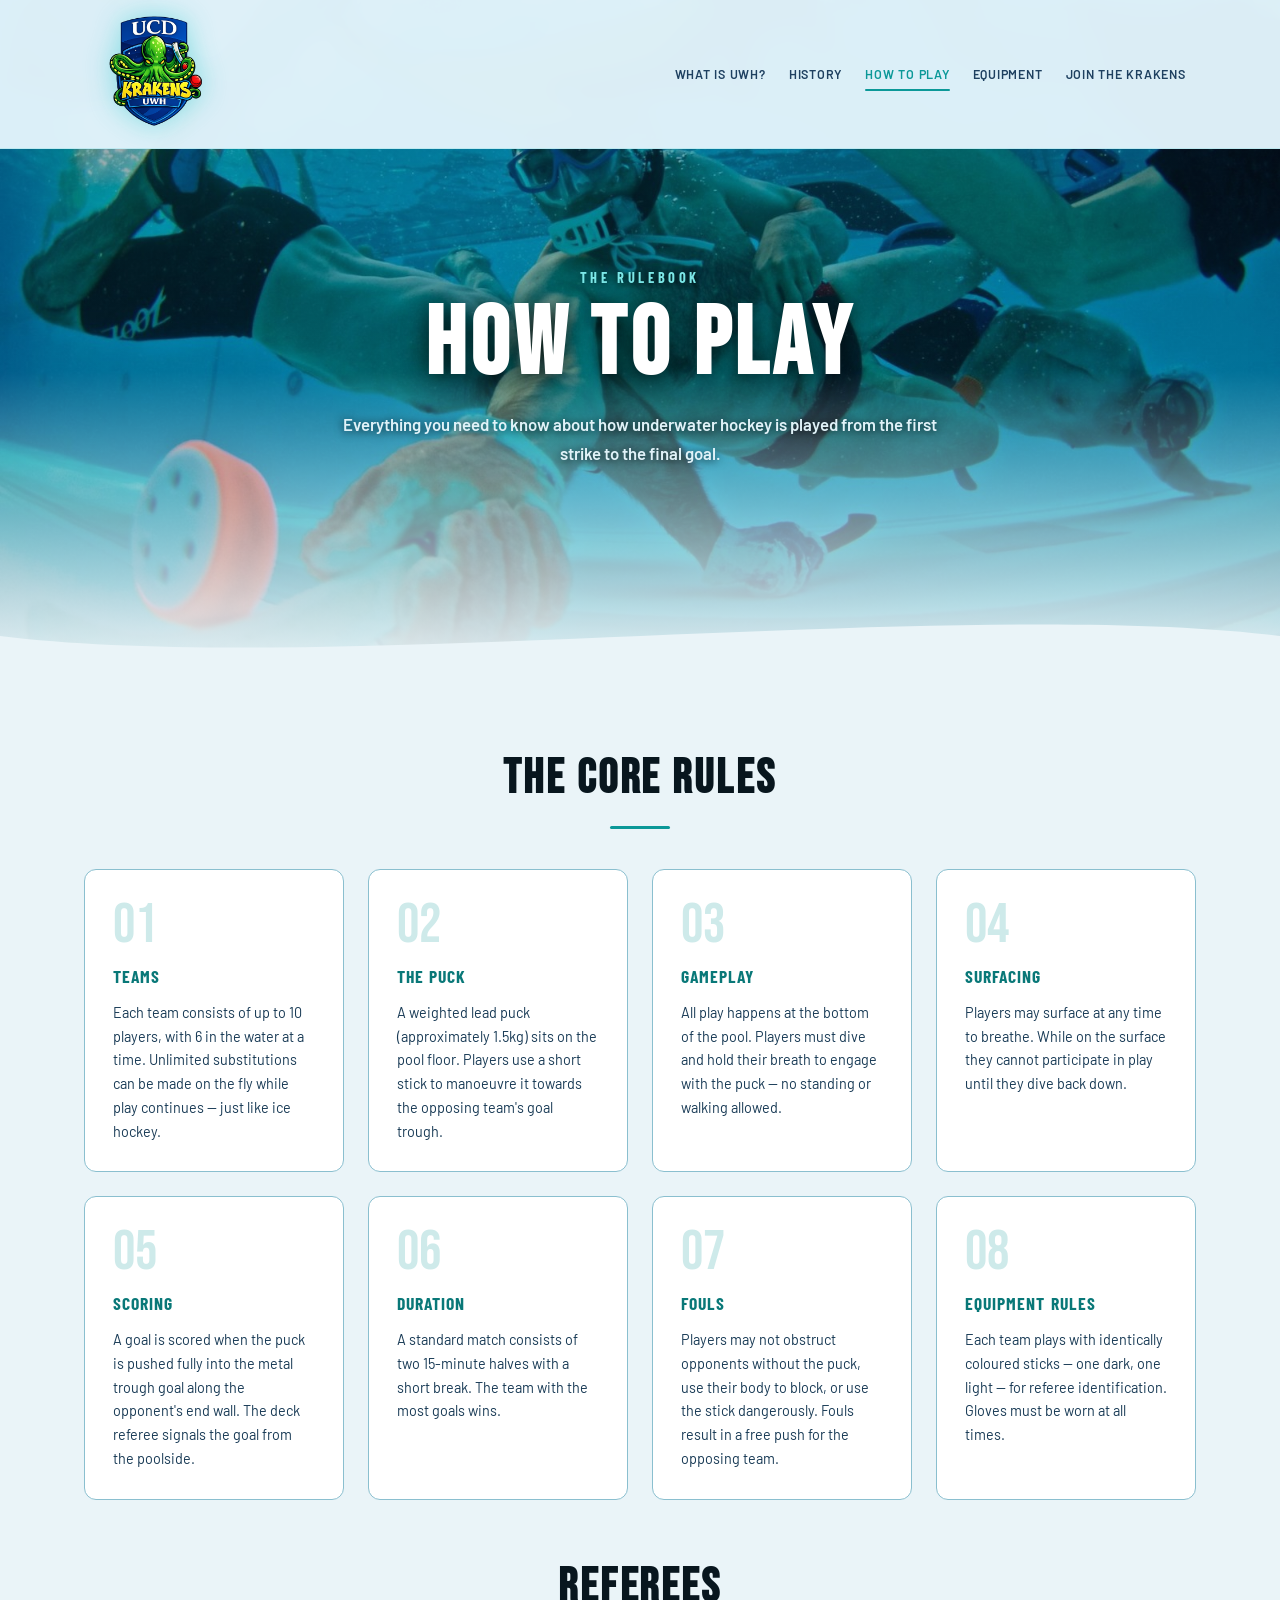
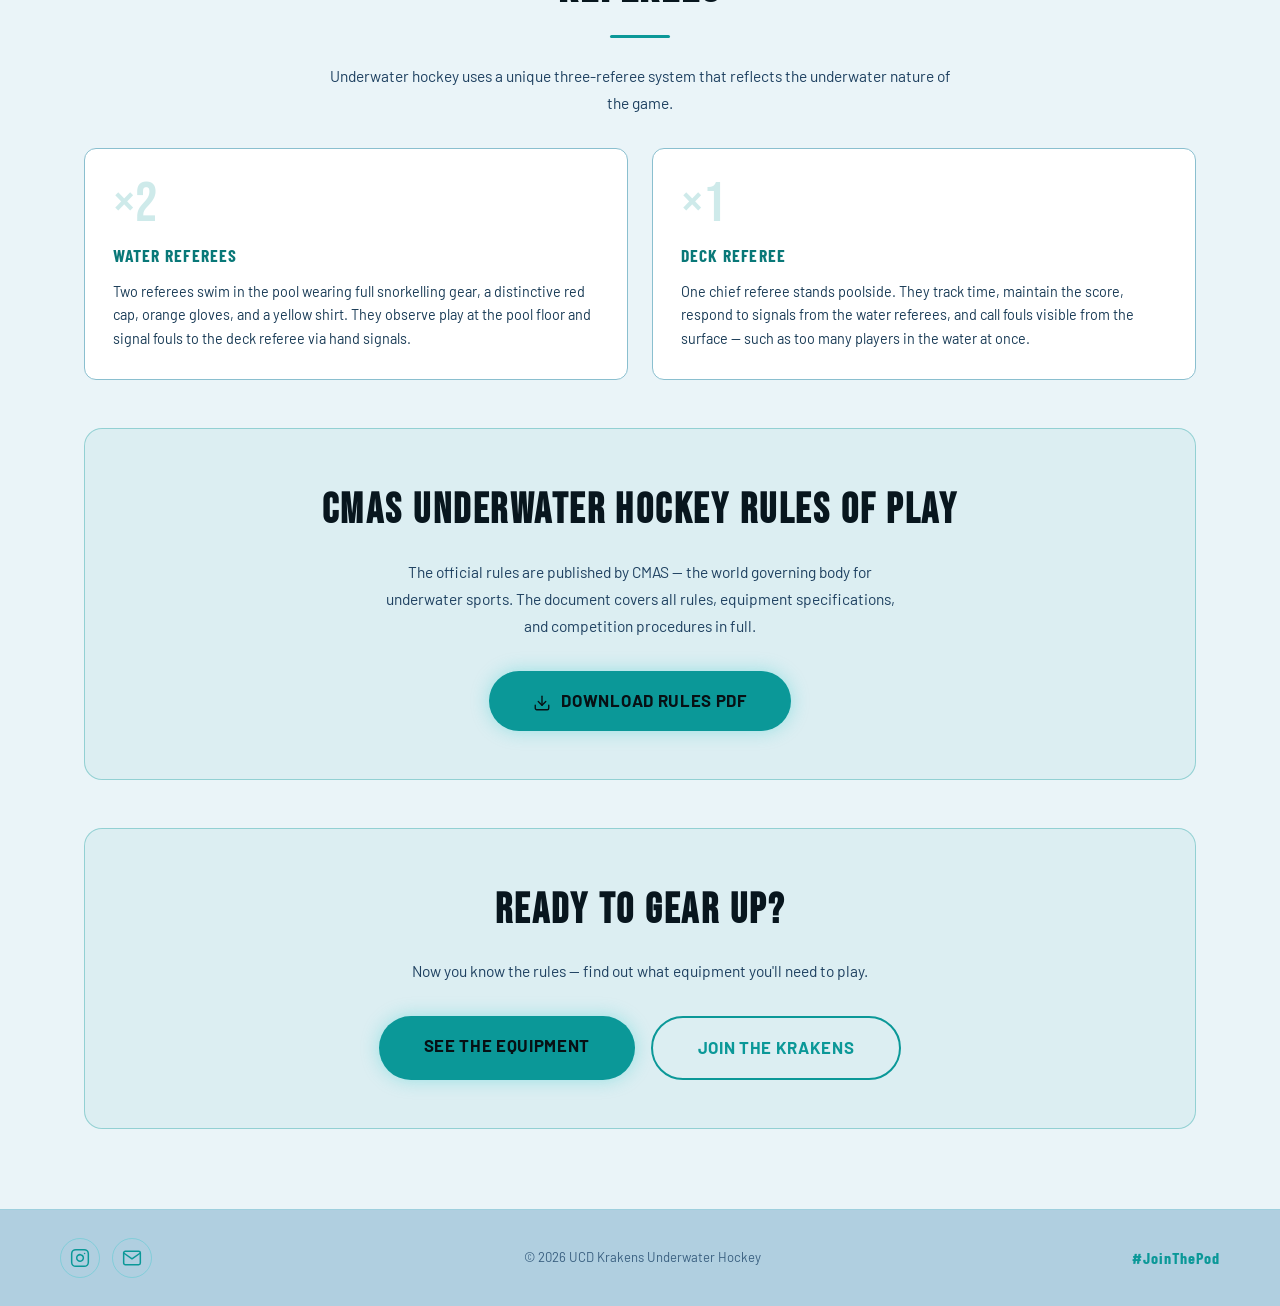
<file: how-to-play.html>
<!DOCTYPE html>
<html lang="en">
<head>
  <meta charset="UTF-8" />
  <meta name="viewport" content="width=device-width, initial-scale=1.0" />
  <meta name="description" content="How to Play — UCD Krakens Underwater Hockey, part of UCD Sub-Aqua Club." />
  <title>How to Play — UCD Krakens Underwater Hockey</title>
  <link rel="icon" type="image/png" href="images/favicon.png" />
  <link rel="stylesheet" href="styles.css" />
  <link rel="preconnect" href="https://fonts.googleapis.com" />
  <link rel="preconnect" href="https://fonts.gstatic.com" crossorigin />
  <link href="https://fonts.googleapis.com/css2?family=Bebas+Neue&family=Barlow:wght@400;600;700&family=Barlow+Condensed:wght@700&display=swap" rel="stylesheet" />
</head>
<body>
  <a href="#main-content" class="skip-link">Skip to main content</a>
  <header class="site-header" role="banner">
    <div class="header-inner">
      <a href="index.html" class="logo" aria-label="UCD Krakens Underwater Hockey — Home">
        <img src="images/ucd-krakens-logo.png" alt="UCD Krakens Underwater Hockey" class="logo-img" width="140" height="140" />
      </a>
      <input type="checkbox" id="nav-toggle" class="nav-toggle-checkbox" aria-hidden="true" />
      <label for="nav-toggle" class="nav-toggle-label" aria-label="Toggle navigation">
        <span></span><span></span><span></span>
      </label>
      <nav class="main-nav" aria-label="Main navigation">
        <ul role="list"><li><a href="what-is-uwh.html" class="nav-link">What is UWH?</a></li>
          <li><a href="history.html" class="nav-link">History</a></li>
          <li><a href="how-to-play.html" class="nav-link active">How to Play</a></li>
          <li><a href="equipment.html" class="nav-link">Equipment</a></li>
          <li><a href="join.html" class="nav-link">Join the Krakens</a></li>
          </ul>
      </nav>
    </div>
  </header>
  <main id="main-content">

    <section class="page-hero" aria-label="Page header">
      <div class="page-hero-photo" style="background-image:url('images/rules-hero.jpg')" aria-hidden="true"></div>
      <div class="page-hero-overlay" aria-hidden="true"></div>
      <div class="page-hero-wave" aria-hidden="true">
        <svg viewBox="0 0 1440 80" preserveAspectRatio="none" xmlns="http://www.w3.org/2000/svg">
          <path d="M0,40 C360,80 1080,0 1440,40 L1440,80 L0,80 Z" fill="var(--bg-primary)" />
        </svg>
      </div>
      <div class="page-hero-content">
        <p class="page-hero-eyebrow">The Rulebook</p>
        <h1 class="page-hero-title">How to Play</h1>
        <p class="page-hero-desc">Everything you need to know about how underwater hockey is played from the first strike to the final goal.</p>
      </div>
    </section>
    <section class="rules-section" aria-labelledby="rules-heading">
      <div class="container">
        <h2 id="rules-heading" class="section-heading reveal">The Core Rules</h2>
        <div class="rules-grid">
          <article class="rule-card reveal reveal-delay-1" tabindex="0"><span class="rule-number" aria-hidden="true">01</span><h3 class="rule-title">Teams</h3><p>Each team consists of up to 10 players, with 6 in the water at a time. Unlimited substitutions can be made on the fly while play continues — just like ice hockey.</p></article>
          <article class="rule-card reveal reveal-delay-2" tabindex="0"><span class="rule-number" aria-hidden="true">02</span><h3 class="rule-title">The Puck</h3><p>A weighted lead puck (approximately 1.5kg) sits on the pool floor. Players use a short stick to manoeuvre it towards the opposing team's goal trough.</p></article>
          <article class="rule-card reveal reveal-delay-3" tabindex="0"><span class="rule-number" aria-hidden="true">03</span><h3 class="rule-title">Gameplay</h3><p>All play happens at the bottom of the pool. Players must dive and hold their breath to engage with the puck — no standing or walking allowed.</p></article>
          <article class="rule-card reveal reveal-delay-4" tabindex="0"><span class="rule-number" aria-hidden="true">04</span><h3 class="rule-title">Surfacing</h3><p>Players may surface at any time to breathe. While on the surface they cannot participate in play until they dive back down.</p></article>
          <article class="rule-card reveal reveal-delay-1" tabindex="0"><span class="rule-number" aria-hidden="true">05</span><h3 class="rule-title">Scoring</h3><p>A goal is scored when the puck is pushed fully into the metal trough goal along the opponent's end wall. The deck referee signals the goal from the poolside.</p></article>
          <article class="rule-card reveal reveal-delay-2" tabindex="0"><span class="rule-number" aria-hidden="true">06</span><h3 class="rule-title">Duration</h3><p>A standard match consists of two 15-minute halves with a short break. The team with the most goals wins.</p></article>
          <article class="rule-card reveal reveal-delay-3" tabindex="0"><span class="rule-number" aria-hidden="true">07</span><h3 class="rule-title">Fouls</h3><p>Players may not obstruct opponents without the puck, use their body to block, or use the stick dangerously. Fouls result in a free push for the opposing team.</p></article>
          <article class="rule-card reveal reveal-delay-4" tabindex="0"><span class="rule-number" aria-hidden="true">08</span><h3 class="rule-title">Equipment Rules</h3><p>Each team plays with identically coloured sticks — one dark, one light — for referee identification. Gloves must be worn at all times.</p></article>
        </div>

        <h2 class="section-heading reveal" style="margin-top:1rem;">Referees</h2>
        <p class="section-intro reveal">Underwater hockey uses a unique three-referee system that reflects the underwater nature of the game.</p>
        <div class="rules-grid" style="margin-bottom:3rem;">
          <div class="rule-card reveal reveal-delay-1" tabindex="0">
            <span class="rule-number" aria-hidden="true">×2</span>
            <h3 class="rule-title">Water Referees</h3>
            <p>Two referees swim in the pool wearing full snorkelling gear, a distinctive red cap, orange gloves, and a yellow shirt. They observe play at the pool floor and signal fouls to the deck referee via hand signals.</p>
          </div>
          <div class="rule-card reveal reveal-delay-2" tabindex="0">
            <span class="rule-number" aria-hidden="true">×1</span>
            <h3 class="rule-title">Deck Referee</h3>
            <p>One chief referee stands poolside. They track time, maintain the score, respond to signals from the water referees, and call fouls visible from the surface — such as too many players in the water at once.</p>
          </div>
        </div>

        <div class="cta-box reveal cta-box--download">
          <h2>CMAS Underwater Hockey Rules of Play</h2>
          <p>The official rules are published by CMAS — the world governing body for underwater sports. The document covers all rules, equipment specifications, and competition procedures in full.</p>
          <div class="cta-buttons">
            <a href="https://www.cmas.org/document/cmas-underwater-hockey-rules-of-play-feb-2025-02/download.html"
               class="btn btn-primary btn-large" target="_blank" rel="noopener noreferrer"
               aria-label="Download CMAS Underwater Hockey Rules of Play PDF"><svg class="icon-svg" viewBox="0 0 24 24" fill="none" stroke="currentColor" stroke-width="1.8" stroke-linecap="round" stroke-linejoin="round" aria-hidden="true"><path d="M21 15v4a2 2 0 01-2 2H5a2 2 0 01-2-2v-4"/><polyline points="7 10 12 15 17 10"/><line x1="12" y1="15" x2="12" y2="3"/></svg>&nbsp;Download Rules PDF</a>
          </div>
        </div>

        <div class="cta-box reveal">
          <h2>Ready to Gear Up?</h2>
          <p>Now you know the rules — find out what equipment you'll need to play.</p>
          <div class="cta-buttons">
            <a href="equipment.html" class="btn btn-primary btn-large">See the Equipment</a>
            <a href="join.html" class="btn btn-outline btn-large">Join the Krakens</a>
          </div>
        </div>
      </div>
    </section>
  </main>
  <a href="#main-content" class="back-to-top" aria-label="Back to top"><svg class="icon-svg" viewBox="0 0 24 24" fill="none" stroke="currentColor" stroke-width="2.5" stroke-linecap="round" stroke-linejoin="round" aria-hidden="true"><line x1="12" y1="19" x2="12" y2="5"/><polyline points="5 12 12 5 19 12"/></svg></a>
  <footer class="site-footer" role="contentinfo">
    <div class="footer-inner">
      <div class="footer-social">
        <a href="https://www.instagram.com/ucd.uwh/" class="social-link" aria-label="UCD Krakens on Instagram" rel="noopener noreferrer" target="_blank"><svg width="20" height="20" viewBox="0 0 24 24" fill="none" stroke="currentColor" stroke-width="1.8" stroke-linecap="round" stroke-linejoin="round" aria-hidden="true"><rect x="2" y="2" width="20" height="20" rx="5"/><path d="M16 11.37A4 4 0 1112.63 8 4 4 0 0116 11.37z"/><line x1="17.5" y1="6.5" x2="17.51" y2="6.5"/></svg></a>
        <a href="mailto:ucd.uwh@gmail.com" class="social-link" aria-label="Email UCD Krakens"><svg width="20" height="20" viewBox="0 0 24 24" fill="none" stroke="currentColor" stroke-width="1.8" stroke-linecap="round" stroke-linejoin="round" aria-hidden="true"><path d="M4 4h16c1.1 0 2 .9 2 2v12c0 1.1-.9 2-2 2H4c-1.1 0-2-.9-2-2V6c0-1.1.9-2 2-2z"/><polyline points="22,6 12,13 2,6"/></svg></a>
      </div>
      <p class="footer-copy">&copy; 2026 UCD Krakens Underwater Hockey</p>
      <p class="footer-hashtag">#JoinThePod</p>
    </div>
  </footer>
<script>
(function(){
  function s(){document.body.classList.toggle('scrolled',window.scrollY>80);document.body.classList.toggle('nav-shrunk',window.scrollY>80);}
  window.addEventListener('scroll',s,{passive:true});s();
})();
</script>
<script>
(function(){
  var els=document.querySelectorAll('.reveal,.section-heading,.timeline-line');
  if(!('IntersectionObserver' in window)){els.forEach(function(e){e.classList.add('is-visible')});return}
  var obs=new IntersectionObserver(function(entries){entries.forEach(function(e){if(e.isIntersecting){e.target.classList.add('is-visible');obs.unobserve(e.target)}})},{threshold:0.12});
  els.forEach(function(e){obs.observe(e)});
})();
</script>
</body>
</html>
</file>
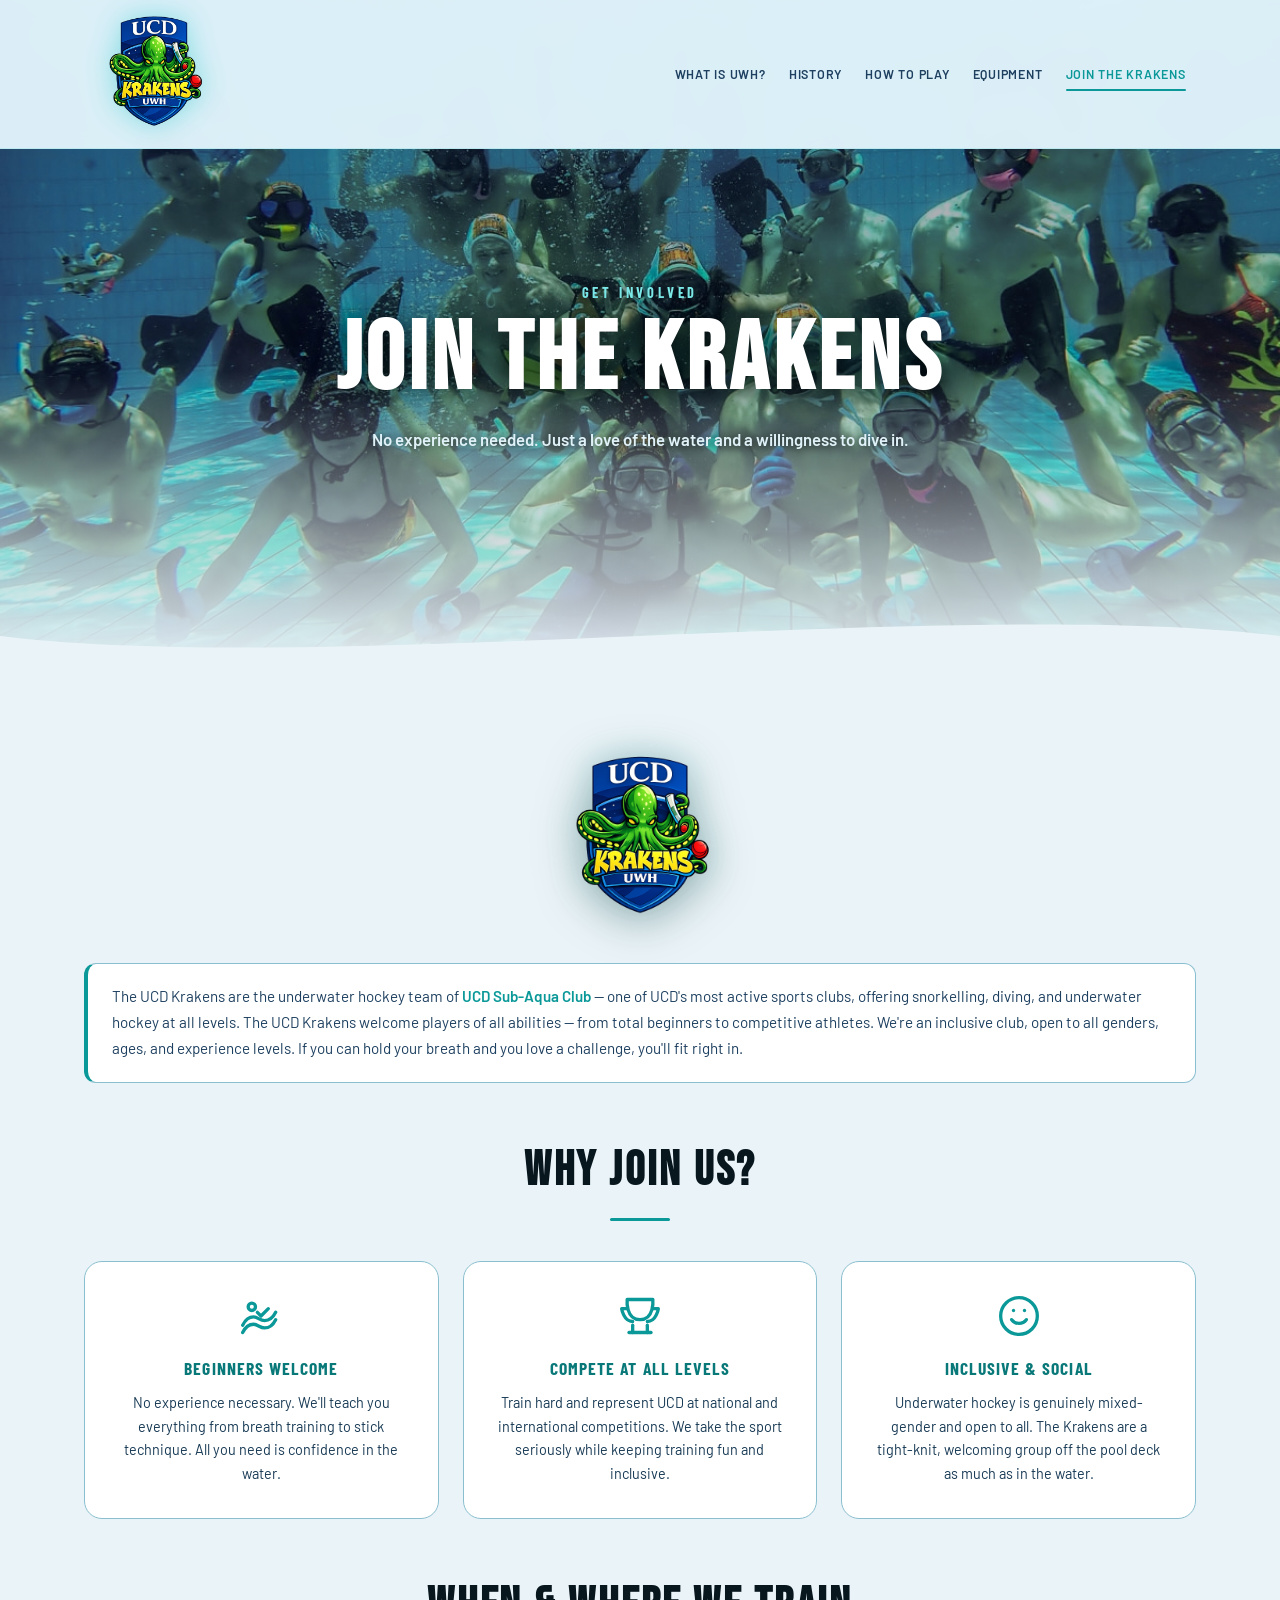
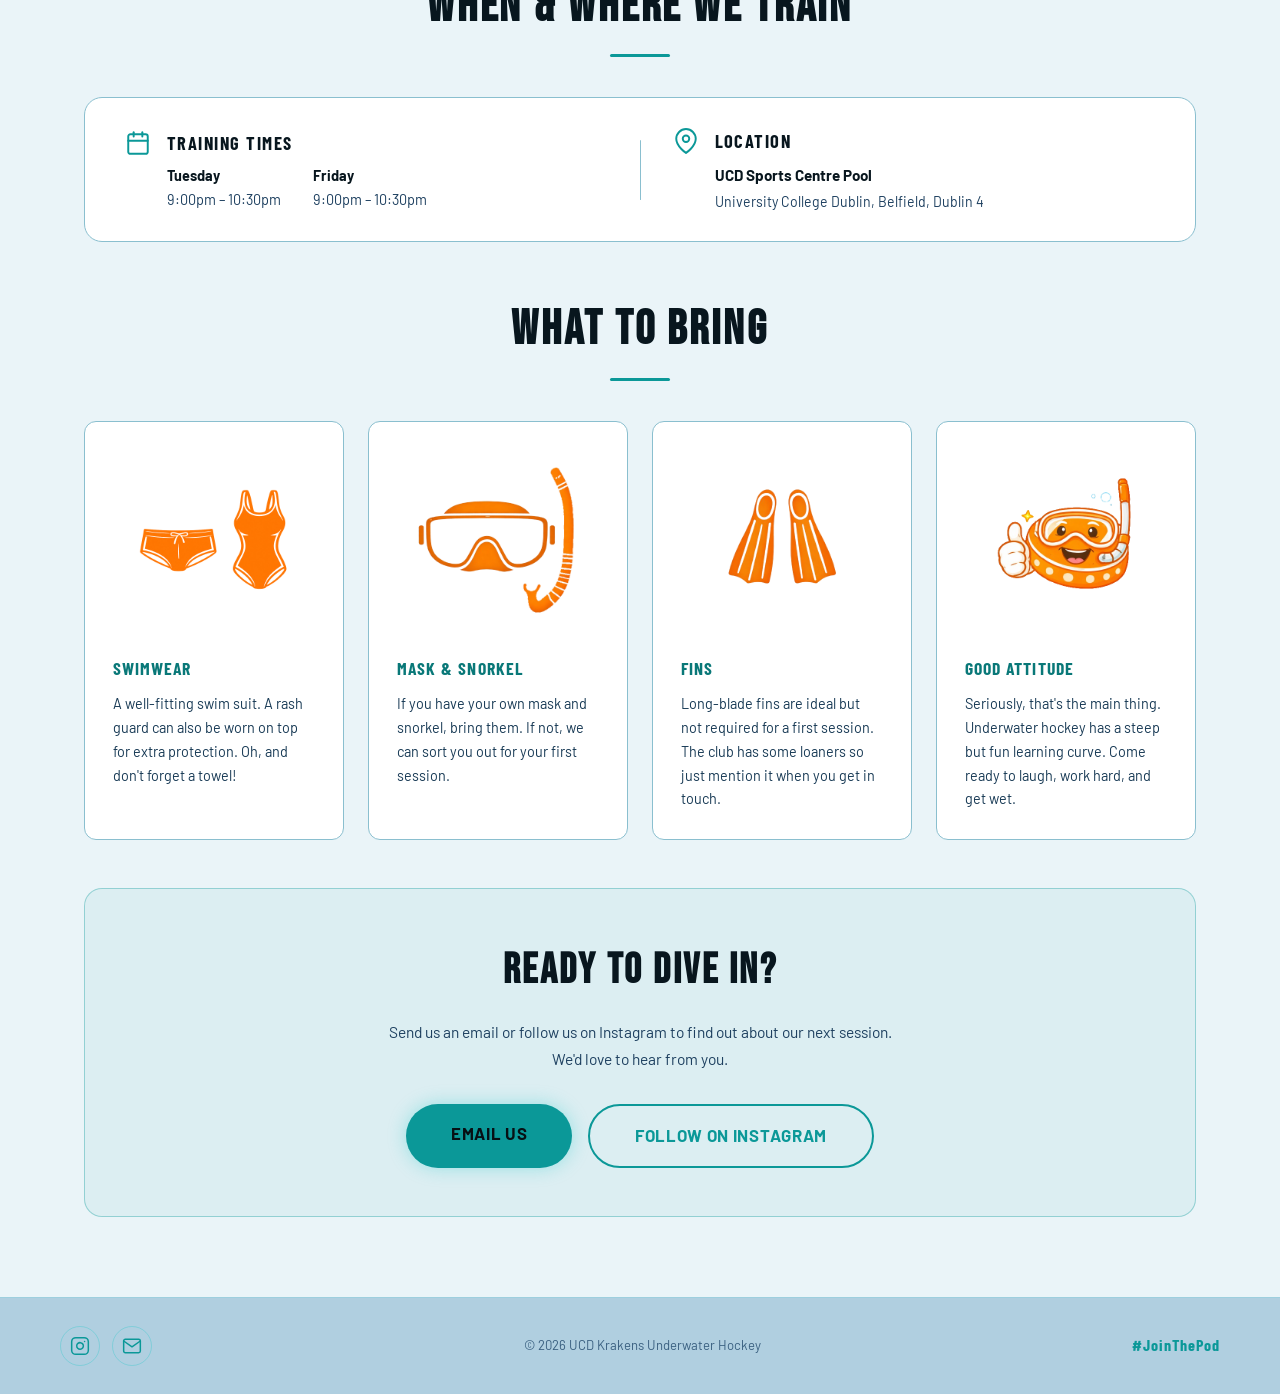
<file: join.html>
<!DOCTYPE html>
<html lang="en">
<head>
  <meta charset="UTF-8" />
  <meta name="viewport" content="width=device-width, initial-scale=1.0" />
  <meta name="description" content="Join the Krakens — UCD Krakens Underwater Hockey, part of UCD Sub-Aqua Club." />
  <title>Join the Krakens — UCD Krakens Underwater Hockey</title>
  <link rel="icon" type="image/png" href="images/favicon.png" />
  <link rel="stylesheet" href="styles.css" />
  <link rel="preconnect" href="https://fonts.googleapis.com" />
  <link rel="preconnect" href="https://fonts.gstatic.com" crossorigin />
  <link href="https://fonts.googleapis.com/css2?family=Bebas+Neue&family=Barlow:wght@400;600;700&family=Barlow+Condensed:wght@700&display=swap" rel="stylesheet" />
</head>
<body>
  <a href="#main-content" class="skip-link">Skip to main content</a>
  <header class="site-header" role="banner">
    <div class="header-inner">
      <a href="index.html" class="logo" aria-label="UCD Krakens Underwater Hockey — Home">
        <img src="images/ucd-krakens-logo.png" alt="UCD Krakens Underwater Hockey" class="logo-img" width="140" height="140" />
      </a>
      <input type="checkbox" id="nav-toggle" class="nav-toggle-checkbox" aria-hidden="true" />
      <label for="nav-toggle" class="nav-toggle-label" aria-label="Toggle navigation">
        <span></span><span></span><span></span>
      </label>
      <nav class="main-nav" aria-label="Main navigation">
        <ul role="list"><li><a href="what-is-uwh.html" class="nav-link">What is UWH?</a></li>
          <li><a href="history.html" class="nav-link">History</a></li>
          <li><a href="how-to-play.html" class="nav-link">How to Play</a></li>
          <li><a href="equipment.html" class="nav-link">Equipment</a></li>
          <li><a href="join.html" class="nav-link active">Join the Krakens</a></li>
          </ul>
      </nav>
    </div>
  </header>
  <main id="main-content">

    <section class="page-hero" aria-label="Page header">
      <div class="page-hero-photo" style="background-image:url('images/join-hero.jpg')" aria-hidden="true"></div>
      <div class="page-hero-overlay" aria-hidden="true"></div>
      <div class="page-hero-wave" aria-hidden="true">
        <svg viewBox="0 0 1440 80" preserveAspectRatio="none" xmlns="http://www.w3.org/2000/svg">
          <path d="M0,40 C360,80 1080,0 1440,40 L1440,80 L0,80 Z" fill="var(--bg-primary)" />
        </svg>
      </div>
      <div class="page-hero-content">
        <p class="page-hero-eyebrow">Get Involved</p>
        <h1 class="page-hero-title">Join the Krakens</h1>
        <p class="page-hero-desc">No experience needed. Just a love of the water and a willingness to dive in.</p>
      </div>
    </section>
    <section class="join-section" aria-labelledby="join-heading">
      <div class="container">
        <div class="join-crest reveal">
          <img src="images/ucd-krakens-logo.png" alt="" width="200" height="200" />
        </div>

        <div class="sac-banner reveal">
          <p>The UCD Krakens are the underwater hockey team of <strong><a href="https://ucdsac.ie" target="_blank" rel="noopener noreferrer">UCD Sub-Aqua Club</a></strong> — one of UCD's most active sports clubs, offering snorkelling, diving, and underwater hockey at all levels. The UCD Krakens welcome players of all abilities — from total beginners to competitive athletes. We're an inclusive club, open to all genders, ages, and experience levels. If you can hold your breath and you love a challenge, you'll fit right in.</p>
        </div>

        <h2 id="join-heading" class="section-heading reveal">Why Join Us?</h2>
        <div class="join-cards">
          <article class="join-card reveal reveal-delay-1" tabindex="0">
            <div class="join-card-icon" aria-hidden="true"><svg class="icon-svg" viewBox="0 0 24 24" fill="none" stroke="currentColor" stroke-width="1.8" stroke-linecap="round" stroke-linejoin="round" aria-hidden="true"><circle cx="7" cy="7" r="2"/><path d="M10 10l2 2 4-4"/><path d="M2 17c1.5-3 4-4.5 6-4.5s3.5 2 6 2 4.5-1.5 6-4.5"/><path d="M2 21c1.5-3 4-4.5 6-4.5s3.5 2 6 2 4.5-1.5 6-4.5"/></svg></div>
            <h3>Beginners Welcome</h3>
            <p>No experience necessary. We'll teach you everything from breath training to stick technique. All you need is confidence in the water.</p>
          </article>
          <article class="join-card reveal reveal-delay-2" tabindex="0">
            <div class="join-card-icon" aria-hidden="true"><svg class="icon-svg" viewBox="0 0 24 24" fill="none" stroke="currentColor" stroke-width="1.8" stroke-linecap="round" stroke-linejoin="round" aria-hidden="true"><polyline points="8 17 8 21"/><polyline points="16 17 16 21"/><line x1="6" y1="21" x2="18" y2="21"/><path d="M5 3H19M5 3c0 0-1 11 7 11s7-11 7-11"/><path d="M5 8H2S3 15 8 15"/><path d="M19 8H22S21 15 16 15"/></svg></div>
            <h3>Compete at All Levels</h3>
            <p>Train hard and represent UCD at national and international competitions. We take the sport seriously while keeping training fun and inclusive.</p>
          </article>
          <article class="join-card reveal reveal-delay-3" tabindex="0">
            <div class="join-card-icon" aria-hidden="true"><svg class="icon-svg" viewBox="0 0 24 24" fill="none" stroke="currentColor" stroke-width="1.8" stroke-linecap="round" stroke-linejoin="round" aria-hidden="true"><circle cx="12" cy="12" r="10"/><path d="M8 14s1.5 2 4 2 4-2 4-2"/><line x1="9" y1="9" x2="9.01" y2="9"/><line x1="15" y1="9" x2="15.01" y2="9"/></svg></div>
            <h3>Inclusive &amp; Social</h3>
            <p>Underwater hockey is genuinely mixed-gender and open to all. The Krakens are a tight-knit, welcoming group off the pool deck as much as in the water.</p>
          </article>
        </div>

        <h2 class="section-heading reveal">When &amp; Where We Train</h2>
          <div class="info-bar">
            <div class="info-bar-section">
              <div class="info-bar-icon" aria-hidden="true"><svg class="icon-svg" viewBox="0 0 24 24" fill="none" stroke="currentColor" stroke-width="1.8" stroke-linecap="round" stroke-linejoin="round" aria-hidden="true"><rect x="3" y="4" width="18" height="18" rx="2"/><line x1="16" y1="2" x2="16" y2="6"/><line x1="8" y1="2" x2="8" y2="6"/><line x1="3" y1="10" x2="21" y2="10"/></svg></div>
              <div>
                <h3 class="info-bar-title">Training Times</h3>
                <div class="training-times">
                  <div class="training-day"><strong>Tuesday</strong><span>9:00pm – 10:30pm</span></div>
                  <div class="training-day"><strong>Friday</strong><span>9:00pm – 10:30pm</span></div>
                </div>
              </div>
            </div>
            <div class="info-bar-divider" aria-hidden="true"></div>
            <div class="info-bar-section">
              <div class="info-bar-icon" aria-hidden="true"><svg class="icon-svg" viewBox="0 0 24 24" fill="none" stroke="currentColor" stroke-width="1.8" stroke-linecap="round" stroke-linejoin="round" aria-hidden="true"><path d="M21 10c0 7-9 13-9 13S3 17 3 10a9 9 0 0118 0z"/><circle cx="12" cy="10" r="3"/></svg></div>
              <div>
                <h3 class="info-bar-title">Location</h3>
                <p class="location-name"><strong>UCD Sports Centre Pool</strong></p>
                <p class="location-address">University College Dublin, Belfield, Dublin 4</p>
              </div>
            </div>
          </div>

        <h2 class="section-heading reveal" style="margin-top:3rem;">What to Bring</h2>
        <div class="rules-grid" style="margin-bottom:3rem;">
          <article class="rule-card reveal reveal-delay-1" tabindex="0">
            <div class="bring-icon"><img src="images/icons/swimwear.png" alt="" class="equip-icon-img" loading="lazy" /></div>
            <h3 class="rule-title">Swimwear</h3><p>A well-fitting swim suit. A rash guard can also be worn on top for extra protection. Oh, and don't forget a towel!</p>
          </article>
          <article class="rule-card reveal reveal-delay-2" tabindex="0">
            <div class="bring-icon"><img src="images/icons/mask-and-snorkel.png" alt="" class="equip-icon-img" loading="lazy" /></div>
            <h3 class="rule-title">Mask &amp; Snorkel</h3><p>If you have your own mask and snorkel, bring them. If not, we can sort you out for your first session.</p>
          </article>
          <article class="rule-card reveal reveal-delay-3" tabindex="0">
            <div class="bring-icon"><img src="images/icons/fins.png" alt="" class="equip-icon-img" loading="lazy" /></div>
            <h3 class="rule-title">Fins</h3><p>Long-blade fins are ideal but not required for a first session. The club has some loaners so just mention it when you get in touch.</p>
          </article>
          <article class="rule-card reveal reveal-delay-4" tabindex="0">
            <div class="bring-icon"><img src="images/icons/good-attitude.png" alt="" class="equip-icon-img" loading="lazy" /></div>
            <h3 class="rule-title">Good Attitude</h3><p>Seriously, that's the main thing. Underwater hockey has a steep but fun learning curve. Come ready to laugh, work hard, and get wet.</p>
          </article>
        </div>

        <div class="cta-box reveal">
          <h2>Ready to Dive In?</h2>
          <p>Send us an email or follow us on Instagram to find out about our next session. We'd love to hear from you.</p>
          <div class="cta-buttons">
            <a href="mailto:ucd.uwh@gmail.com" class="btn btn-primary btn-large">Email Us</a>
            <a href="https://www.instagram.com/ucd.uwh/" class="btn btn-outline btn-large" rel="noopener noreferrer" target="_blank">Follow on Instagram</a>
          </div>
        </div>
      </div>
    </section>
  </main>
  <a href="#main-content" class="back-to-top" aria-label="Back to top"><svg class="icon-svg" viewBox="0 0 24 24" fill="none" stroke="currentColor" stroke-width="2.5" stroke-linecap="round" stroke-linejoin="round" aria-hidden="true"><line x1="12" y1="19" x2="12" y2="5"/><polyline points="5 12 12 5 19 12"/></svg></a>
  <footer class="site-footer" role="contentinfo">
    <div class="footer-inner">
      <div class="footer-social">
        <a href="https://www.instagram.com/ucd.uwh/" class="social-link" aria-label="UCD Krakens on Instagram" rel="noopener noreferrer" target="_blank"><svg width="20" height="20" viewBox="0 0 24 24" fill="none" stroke="currentColor" stroke-width="1.8" stroke-linecap="round" stroke-linejoin="round" aria-hidden="true"><rect x="2" y="2" width="20" height="20" rx="5"/><path d="M16 11.37A4 4 0 1112.63 8 4 4 0 0116 11.37z"/><line x1="17.5" y1="6.5" x2="17.51" y2="6.5"/></svg></a>
        <a href="mailto:ucd.uwh@gmail.com" class="social-link" aria-label="Email UCD Krakens"><svg width="20" height="20" viewBox="0 0 24 24" fill="none" stroke="currentColor" stroke-width="1.8" stroke-linecap="round" stroke-linejoin="round" aria-hidden="true"><path d="M4 4h16c1.1 0 2 .9 2 2v12c0 1.1-.9 2-2 2H4c-1.1 0-2-.9-2-2V6c0-1.1.9-2 2-2z"/><polyline points="22,6 12,13 2,6"/></svg></a>
      </div>
      <p class="footer-copy">&copy; 2026 UCD Krakens Underwater Hockey</p>
      <p class="footer-hashtag">#JoinThePod</p>
    </div>
  </footer>
<script>
(function(){
  function s(){document.body.classList.toggle('scrolled',window.scrollY>80);document.body.classList.toggle('nav-shrunk',window.scrollY>80);}
  window.addEventListener('scroll',s,{passive:true});s();
})();
</script>
<script>
(function(){
  var els=document.querySelectorAll('.reveal,.section-heading,.timeline-line');
  if(!('IntersectionObserver' in window)){els.forEach(function(e){e.classList.add('is-visible')});return}
  var obs=new IntersectionObserver(function(entries){entries.forEach(function(e){if(e.isIntersecting){e.target.classList.add('is-visible');obs.unobserve(e.target)}})},{threshold:0.12});
  els.forEach(function(e){obs.observe(e)});
})();
</script>
</body>
</html>
</file>
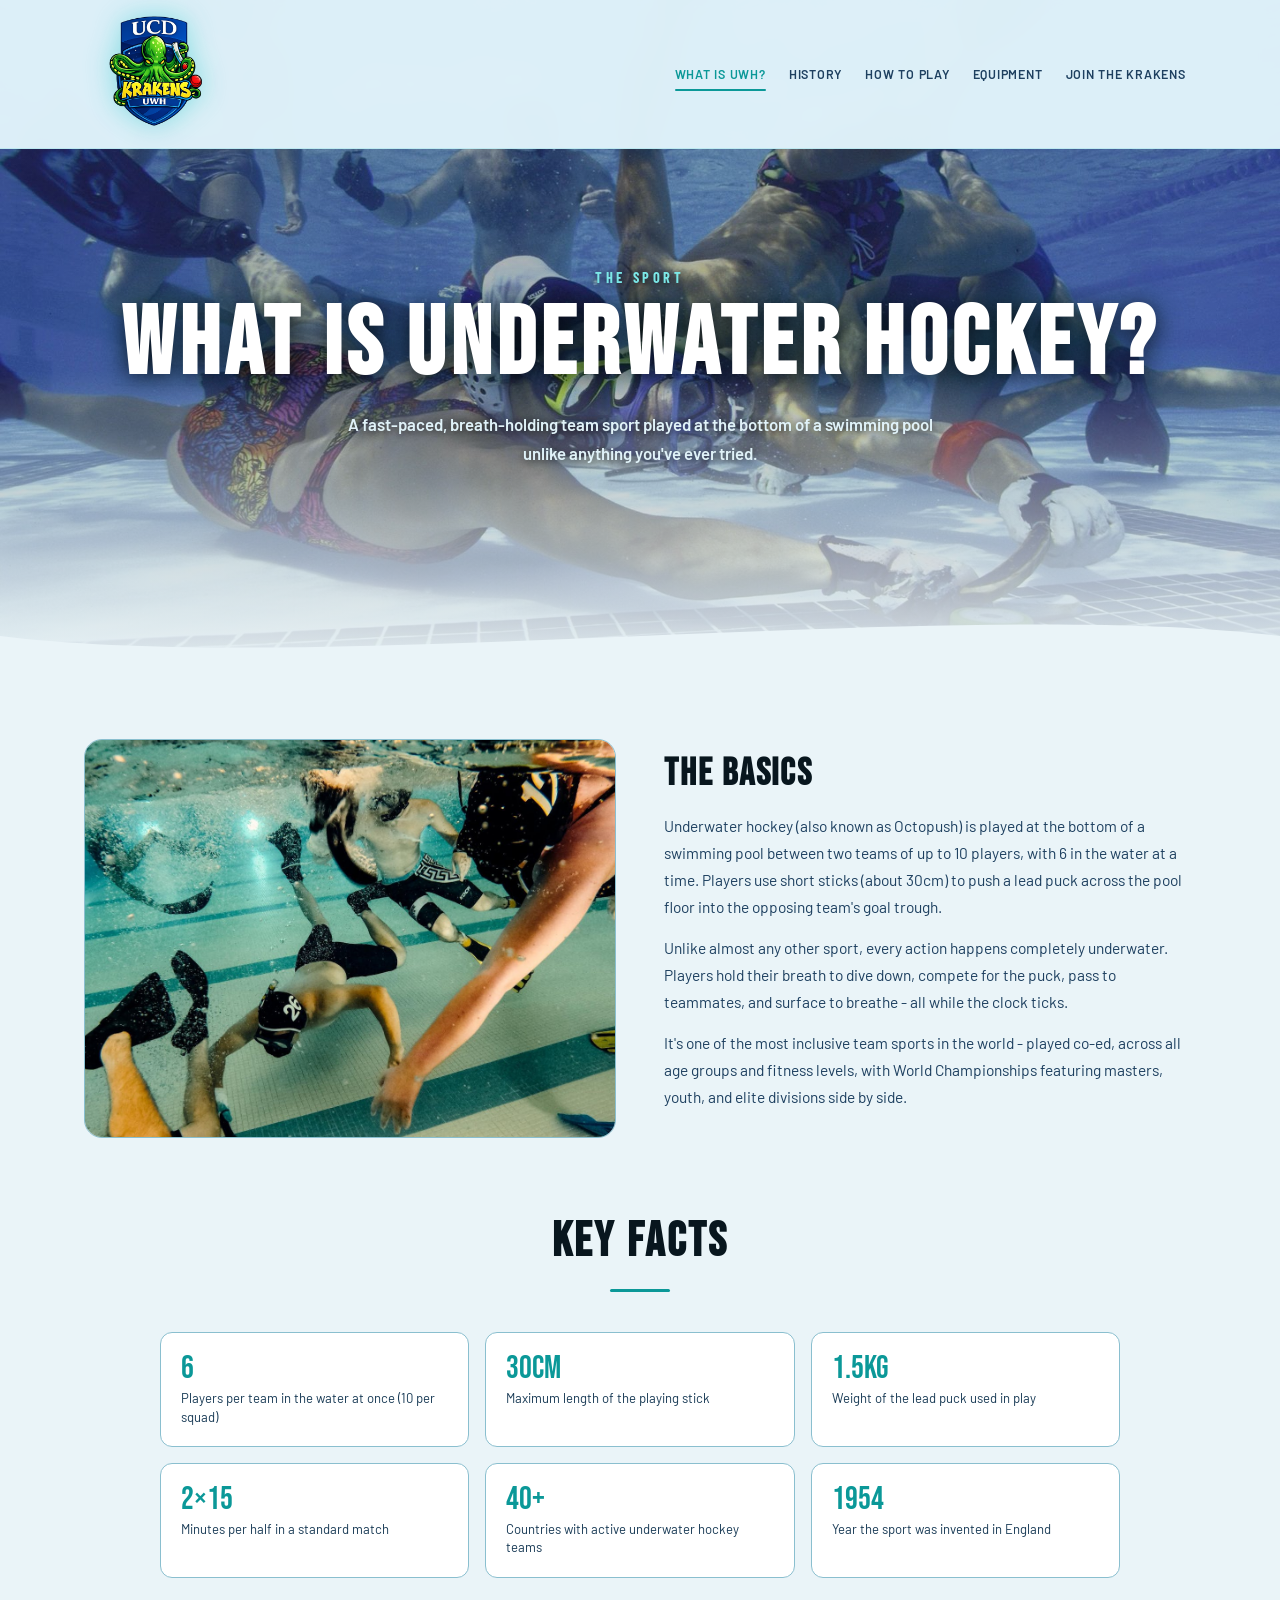
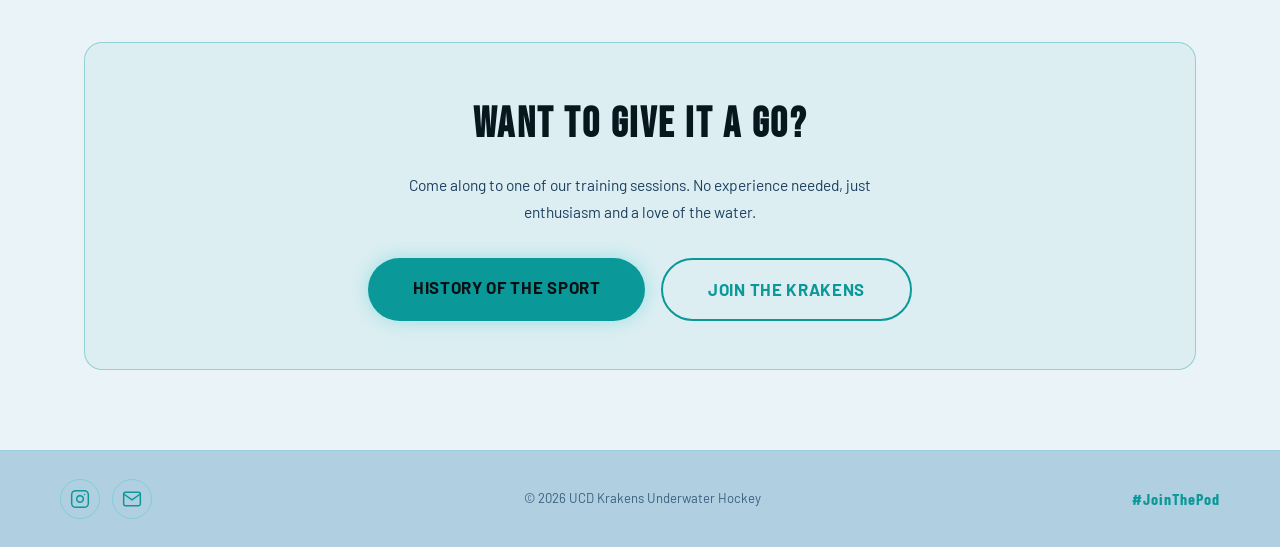
<file: what-is-uwh.html>
<!DOCTYPE html>
<html lang="en">
<head>
  <meta charset="UTF-8" />
  <meta name="viewport" content="width=device-width, initial-scale=1.0" />
  <meta name="description" content="What is UWH? — UCD Krakens Underwater Hockey, part of UCD Sub-Aqua Club." />
  <title>What is UWH? — UCD Krakens Underwater Hockey</title>
  <link rel="icon" type="image/png" href="images/favicon.png" />
  <link rel="stylesheet" href="styles.css" />
  <link rel="preconnect" href="https://fonts.googleapis.com" />
  <link rel="preconnect" href="https://fonts.gstatic.com" crossorigin />
  <link href="https://fonts.googleapis.com/css2?family=Bebas+Neue&family=Barlow:wght@400;600;700&family=Barlow+Condensed:wght@700&display=swap" rel="stylesheet" />
</head>
<body>
  <a href="#main-content" class="skip-link">Skip to main content</a>
  <header class="site-header" role="banner">
    <div class="header-inner">
      <a href="index.html" class="logo" aria-label="UCD Krakens Underwater Hockey — Home">
        <img src="images/ucd-krakens-logo.png" alt="UCD Krakens Underwater Hockey" class="logo-img" width="140" height="140" />
      </a>
      <input type="checkbox" id="nav-toggle" class="nav-toggle-checkbox" aria-hidden="true" />
      <label for="nav-toggle" class="nav-toggle-label" aria-label="Toggle navigation">
        <span></span><span></span><span></span>
      </label>
      <nav class="main-nav" aria-label="Main navigation">
        <ul role="list"><li><a href="what-is-uwh.html" class="nav-link active">What is UWH?</a></li>
          <li><a href="history.html" class="nav-link">History</a></li>
          <li><a href="how-to-play.html" class="nav-link">How to Play</a></li>
          <li><a href="equipment.html" class="nav-link">Equipment</a></li>
          <li><a href="join.html" class="nav-link">Join the Krakens</a></li>
          </ul>
      </nav>
    </div>
  </header>
  <main id="main-content">

    <section class="page-hero" aria-label="Page header">
      <div class="page-hero-photo" style="background-image:url('images/uwh-action.jpg')" aria-hidden="true"></div>
      <div class="page-hero-overlay" aria-hidden="true"></div>
      <div class="page-hero-wave" aria-hidden="true">
        <svg viewBox="0 0 1440 80" preserveAspectRatio="none" xmlns="http://www.w3.org/2000/svg">
          <path d="M0,40 C360,80 1080,0 1440,40 L1440,80 L0,80 Z" fill="var(--bg-primary)" />
        </svg>
      </div>
      <div class="page-hero-content">
        <p class="page-hero-eyebrow">The Sport</p>
        <h1 class="page-hero-title">What is Underwater Hockey?</h1>
        <p class="page-hero-desc">A fast-paced, breath-holding team sport played at the bottom of a swimming pool unlike anything you've ever tried.</p>
      </div>
    </section>
    <section class="uwh-section" aria-labelledby="uwh-intro-heading">
      <div class="container">
        <div class="uwh-intro-grid">
          <div class="uwh-image-block reveal">
            <img src="images/uwh-action-2.jpg" alt="Players competing for the puck at the pool floor" loading="lazy" />
          </div>
          <div class="uwh-text-block reveal reveal-delay-2">
            <h2 id="uwh-intro-heading">The Basics</h2>
            <p>Underwater hockey (also known as Octopush) is played at the bottom of a swimming pool between two teams of up to 10 players, with 6 in the water at a time. Players use short sticks (about 30cm) to push a lead puck across the pool floor into the opposing team's goal trough.</p>
            <p>Unlike almost any other sport, every action happens completely underwater. Players hold their breath to dive down, compete for the puck, pass to teammates, and surface to breathe - all while the clock ticks.</p>
            <p>It's one of the most inclusive team sports in the world - played co-ed, across all age groups and fitness levels, with World Championships featuring masters, youth, and elite divisions side by side.</p>
          </div>
        </div>
        <h2 class="section-heading reveal">Key Facts</h2>
        <div class="uwh-facts" style="max-width:960px;margin:0 auto 4rem;">
          <div class="uwh-fact reveal reveal-delay-1" tabindex="0"><div class="uwh-fact-num">6</div><div class="uwh-fact-label">Players per team in the water at once (10 per squad)</div></div>
          <div class="uwh-fact reveal reveal-delay-2" tabindex="0"><div class="uwh-fact-num">30cm</div><div class="uwh-fact-label">Maximum length of the playing stick</div></div>
          <div class="uwh-fact reveal reveal-delay-3" tabindex="0"><div class="uwh-fact-num">1.5kg</div><div class="uwh-fact-label">Weight of the lead puck used in play</div></div>
          <div class="uwh-fact reveal reveal-delay-1" tabindex="0"><div class="uwh-fact-num">2×15</div><div class="uwh-fact-label">Minutes per half in a standard match</div></div>
          <div class="uwh-fact reveal reveal-delay-2" tabindex="0"><div class="uwh-fact-num">40+</div><div class="uwh-fact-label">Countries with active underwater hockey teams</div></div>
          <div class="uwh-fact reveal reveal-delay-3" tabindex="0"><div class="uwh-fact-num">1954</div><div class="uwh-fact-label">Year the sport was invented in England</div></div>
        </div>
        <div class="cta-box reveal">
          <h2>Want to Give it a Go?</h2>
          <p>Come along to one of our training sessions. No experience needed, just enthusiasm and a love of the water.</p>
          <div class="cta-buttons">
            <a href="history.html" class="btn btn-primary btn-large">History of the Sport</a>
            <a href="join.html" class="btn btn-outline btn-large">Join the Krakens</a>
          </div>
        </div>
      </div>
    </section>
  </main>
  <a href="#main-content" class="back-to-top" aria-label="Back to top"><svg class="icon-svg" viewBox="0 0 24 24" fill="none" stroke="currentColor" stroke-width="2.5" stroke-linecap="round" stroke-linejoin="round" aria-hidden="true"><line x1="12" y1="19" x2="12" y2="5"/><polyline points="5 12 12 5 19 12"/></svg></a>
  <footer class="site-footer" role="contentinfo">
    <div class="footer-inner">
      <div class="footer-social">
        <a href="https://www.instagram.com/ucd.uwh/" class="social-link" aria-label="UCD Krakens on Instagram" rel="noopener noreferrer" target="_blank"><svg width="20" height="20" viewBox="0 0 24 24" fill="none" stroke="currentColor" stroke-width="1.8" stroke-linecap="round" stroke-linejoin="round" aria-hidden="true"><rect x="2" y="2" width="20" height="20" rx="5"/><path d="M16 11.37A4 4 0 1112.63 8 4 4 0 0116 11.37z"/><line x1="17.5" y1="6.5" x2="17.51" y2="6.5"/></svg></a>
        <a href="mailto:ucd.uwh@gmail.com" class="social-link" aria-label="Email UCD Krakens"><svg width="20" height="20" viewBox="0 0 24 24" fill="none" stroke="currentColor" stroke-width="1.8" stroke-linecap="round" stroke-linejoin="round" aria-hidden="true"><path d="M4 4h16c1.1 0 2 .9 2 2v12c0 1.1-.9 2-2 2H4c-1.1 0-2-.9-2-2V6c0-1.1.9-2 2-2z"/><polyline points="22,6 12,13 2,6"/></svg></a>
      </div>
      <p class="footer-copy">&copy; 2026 UCD Krakens Underwater Hockey</p>
      <p class="footer-hashtag">#JoinThePod</p>
    </div>
  </footer>
<script>
(function(){
  function s(){document.body.classList.toggle('scrolled',window.scrollY>80);document.body.classList.toggle('nav-shrunk',window.scrollY>80);}
  window.addEventListener('scroll',s,{passive:true});s();
})();
</script>
<script>
(function(){
  var els=document.querySelectorAll('.reveal,.section-heading,.timeline-line');
  if(!('IntersectionObserver' in window)){els.forEach(function(e){e.classList.add('is-visible')});return}
  var obs=new IntersectionObserver(function(entries){entries.forEach(function(e){if(e.isIntersecting){e.target.classList.add('is-visible');obs.unobserve(e.target)}})},{threshold:0.12});
  els.forEach(function(e){obs.observe(e)});
})();
</script>
</body>
</html>
</file>
<file: styles.css>
/* ============================================================
   UCD KRAKENS — styles.css
   Plain HTML + CSS | Dark/light mode | All fixes applied
   ============================================================ */

/* 1. CSS VARIABLES */
:root {
  color-scheme: dark light;
  --teal:           #1ac8c8;
  --teal-dark:      #0e9e9e;
  --teal-glow:      rgba(26,200,200,0.18);
  --bg-primary:     #0a1520;
  --bg-secondary:   #0d1e2e;
  --bg-card:        #0f2335;
  --bg-card-border: #1a3a52;
  --text-primary:   #f0f8ff;
  --text-secondary: #a8c8d8;
  --text-muted:     #6a8fa8;
  --nav-bg:         rgba(8,16,26,0.97);
  --footer-bg:      #060f18;
  --radius:         12px;
  --radius-lg:      18px;
  --transition:     0.22s ease;
}

@media (prefers-color-scheme: light) {
  :root {
  color-scheme: dark light;
    --bg-primary:     #eaf4f8;
    --bg-secondary:   #d4eaf2;
    --bg-card:        #ffffff;
    --bg-card-border: #8abfcf;
    --text-primary:   #08161e;
    --text-secondary: #1e4060;
    --text-muted:     #3a6080;
    --nav-bg:         rgba(224,242,250,0.98);
    --footer-bg:      #b0cfe0;
    --teal:           #0b9898;
    --teal-dark:      #097878;
    --teal-glow:      rgba(11,152,152,0.15);
  }
}

/* 2. RESET */
*,*::before,*::after { box-sizing:border-box; margin:0; padding:0; }
html { scroll-behavior:smooth; font-size:16px; }
body { font-family:'Barlow',sans-serif; background:var(--bg-primary); color:var(--text-primary); line-height:1.65; overflow-x:hidden; }
img,svg { display:block; max-width:100%; }
a { color:var(--teal); text-decoration:none; transition:color var(--transition); }
a:hover { color:var(--teal-dark); }
a:focus-visible,[tabindex="0"]:focus-visible { outline:2px solid var(--teal); outline-offset:3px; border-radius:4px; }
.sr-only { position:absolute; width:1px; height:1px; padding:0; margin:-1px; overflow:hidden; clip:rect(0,0,0,0); white-space:nowrap; border:0; }

.skip-link { position:absolute; top:-100px; left:16px; background:var(--teal); color:#071014; padding:0.5rem 1rem; border-radius:0 0 8px 8px; font-weight:700; z-index:9999; transition:top 0.2s; }
.skip-link:focus { top:0; }

/* 3. LAYOUT */
.container { width:100%; max-width:1160px; margin:0 auto; padding:0 24px; }
.section-intro { text-align:center; color:var(--text-secondary); max-width:640px; margin:-1rem auto 2rem; font-size:0.97rem; line-height:1.75; }

/* 4. BUTTONS */
.btn { display:inline-block; padding:0.7rem 1.8rem; border-radius:50px; font-family:'Barlow',sans-serif; font-weight:700; font-size:0.95rem; letter-spacing:0.04em; text-transform:uppercase; transition:transform var(--transition),box-shadow var(--transition),background var(--transition); cursor:pointer; }
.btn-primary { background:var(--teal); color:#071014; box-shadow:0 0 18px rgba(26,200,200,0.35); }
.btn-primary:hover { background:var(--teal-dark); transform:translateY(-2px); box-shadow:0 0 30px rgba(26,200,200,0.55); color:#071014; }
.btn-outline { background:transparent; color:var(--teal); border:2px solid var(--teal); }
.btn-outline:hover { background:var(--teal-glow); transform:translateY(-2px); color:var(--teal); }
.btn-large { padding:1rem 2.8rem; font-size:1.05rem; }
.btn .icon-svg { width:18px; height:18px; display:inline; vertical-align:middle; margin-right:0.4rem; }

/* 5. NAVIGATION */
.site-header { position:fixed; top:0; left:0; right:0; z-index:100; background:var(--nav-bg); backdrop-filter:blur(10px); -webkit-backdrop-filter:blur(10px); border-bottom:1px solid rgba(26,200,200,0.15); }
.header-inner { display:flex; align-items:center; justify-content:space-between; max-width:1160px; margin:0 auto; padding:0.25rem 24px; gap:1rem; transition:padding 0.4s cubic-bezier(0.16,1,0.3,1); }
.nav-shrunk .header-inner { padding-top:0.15rem; padding-bottom:0.15rem; }
.logo { display:flex; align-items:center; text-decoration:none; }
.logo-img { height:140px; width:auto; transition:height 0.4s cubic-bezier(0.16,1,0.3,1),filter var(--transition); filter:drop-shadow(0 0 14px rgba(26,200,200,0.45)); }
.nav-shrunk .logo-img { height:68px; }
.main-nav ul { display:flex; list-style:none; gap:0.15rem; }
.nav-link { display:block; padding:0.4rem 0.65rem; font-size:0.78rem; font-weight:600; letter-spacing:0.06em; text-transform:uppercase; color:var(--text-secondary); border-radius:6px; position:relative; transition:color var(--transition); }
.nav-link::after { content:''; position:absolute; bottom:0; left:50%; right:50%; height:2px; background:var(--teal); border-radius:2px; transition:left var(--transition),right var(--transition); }
.nav-link:hover,.nav-link.active { color:var(--teal); }
.nav-link:hover::after,.nav-link.active::after { left:0.65rem; right:0.65rem; }
.nav-toggle-checkbox { display:none; }
.nav-toggle-label { display:none; flex-direction:column; gap:5px; cursor:pointer; padding:6px; }
.nav-toggle-label span { display:block; width:24px; height:2px; background:var(--text-primary); border-radius:2px; transition:transform var(--transition),opacity var(--transition); }
@media (max-width:900px) {
  .nav-toggle-label { display:flex; }
  .main-nav { position:absolute; top:100%; left:0; right:0; background:var(--nav-bg); border-bottom:1px solid rgba(26,200,200,0.15); max-height:0; overflow:hidden; transition:max-height 0.4s ease; }
  .nav-toggle-checkbox:checked ~ .main-nav { max-height:500px; }
  .main-nav ul { flex-direction:column; gap:0; padding:0.5rem 1rem 1rem; }
  .nav-link { padding:0.65rem 0.75rem; }
  .nav-toggle-checkbox:checked ~ .nav-toggle-label span:nth-child(1) { transform:translateY(7px) rotate(45deg); }
  .nav-toggle-checkbox:checked ~ .nav-toggle-label span:nth-child(2) { opacity:0; }
  .nav-toggle-checkbox:checked ~ .nav-toggle-label span:nth-child(3) { transform:translateY(-7px) rotate(-45deg); }
}
.icon-svg { width:24px; height:24px; }

/* 6. SECTION HEADING */
.section-heading { font-family:'Bebas Neue',sans-serif; font-size:clamp(2rem,5vw,3rem); letter-spacing:0.06em; color:var(--text-primary); text-align:center; margin-bottom:2.5rem; }
.section-heading::after { content:''; display:block; width:60px; height:3px; background:var(--teal); margin:0.5rem auto 0; border-radius:2px; transform:scaleX(0); transform-origin:left; transition:transform 0.7s cubic-bezier(0.16,1,0.3,1); }
.section-heading.is-visible::after { transform:scaleX(1); }

/* 7. SCROLL REVEAL */
.reveal { opacity:0; transform:translateY(32px); transition:opacity 0.7s ease,transform 0.7s cubic-bezier(0.16,1,0.3,1); }
.reveal.is-visible { opacity:1; transform:translateY(0); }
.reveal-delay-1 { transition-delay:0.1s; }
.reveal-delay-2 { transition-delay:0.2s; }
.reveal-delay-3 { transition-delay:0.3s; }
.reveal-delay-4 { transition-delay:0.4s; }

/* 8. BACK TO TOP */
.back-to-top { position:fixed; bottom:1.5rem; right:1.5rem; z-index:200; width:44px; height:44px; border-radius:50%; background:var(--teal); color:#071014; display:flex; align-items:center; justify-content:center; box-shadow:0 4px 20px rgba(26,200,200,0.4); opacity:0; pointer-events:none; transition:opacity var(--transition),transform var(--transition); transform:translateY(10px); }
.back-to-top:hover { background:var(--teal-dark); transform:translateY(-2px); color:#071014; }
body.scrolled .back-to-top { opacity:1; pointer-events:auto; transform:translateY(0); }

/* 9. HOME HERO */
.hero { position:relative; min-height:100svh; display:flex; align-items:center; padding-top:100px; overflow:hidden; }
.hero-photo { position:absolute; inset:0; background-size:cover; background-position:center; animation:heroZoom 20s ease-in-out infinite alternate; }
@keyframes heroZoom { 0%{transform:scale(1)} 100%{transform:scale(1.06)} }
.hero-overlay { position:absolute; inset:0; background:linear-gradient(to right,rgba(8,18,30,0.92) 0%,rgba(8,18,30,0.72) 45%,rgba(8,18,30,0.15) 100%); }
.hero-fade-bottom { position:absolute; bottom:0; left:0; right:0; height:200px; background:linear-gradient(to bottom,transparent,var(--bg-primary)); z-index:2; }
.hero-bubbles { position:absolute; bottom:0; left:0; right:0; height:60%; pointer-events:none; z-index:3; }
.bubble { position:absolute; border-radius:50%; border:1.5px solid rgba(26,200,200,0.5); animation:rise linear infinite; opacity:0; }
.b1{width:12px;height:12px;left:8%;bottom:0;animation-duration:9s;animation-delay:0s}
.b2{width:20px;height:20px;left:22%;bottom:0;animation-duration:13s;animation-delay:2s}
.b3{width:8px;height:8px;left:38%;bottom:0;animation-duration:10s;animation-delay:4s}
.b4{width:16px;height:16px;left:55%;bottom:0;animation-duration:11s;animation-delay:1s}
.b5{width:6px;height:6px;left:70%;bottom:0;animation-duration:15s;animation-delay:3.5s}
.b6{width:24px;height:24px;left:85%;bottom:0;animation-duration:12s;animation-delay:6s}
.b7{width:10px;height:10px;left:48%;bottom:0;animation-duration:8s;animation-delay:0.5s}
.b8{width:14px;height:14px;left:92%;bottom:0;animation-duration:14s;animation-delay:5s}
@keyframes rise { 0%{transform:translateY(0);opacity:0} 10%{opacity:0.8} 90%{opacity:0.3} 100%{transform:translateY(-70vh);opacity:0} }
.hero-content { position:relative; z-index:4; padding:0 24px; max-width:1160px; margin:0 auto; width:100%; animation:heroFadeIn 1.2s ease both; }
@keyframes heroFadeIn { from{opacity:0;transform:translateY(28px)} to{opacity:1;transform:translateY(0)} }
.hero-title { display:flex; flex-direction:column; margin-bottom:1rem; }
.hero-title-main { font-family:'Bebas Neue',sans-serif; font-size:clamp(3.5rem,10vw,7.5rem); line-height:0.95; color:#fff; letter-spacing:0.04em; text-shadow:0 2px 20px rgba(0,0,0,0.7),0 0 40px rgba(26,200,200,0.3); }
.hero-title-sub { font-family:'Bebas Neue',sans-serif; font-size:clamp(1.5rem,4.5vw,3.2rem); letter-spacing:0.1em; color:var(--teal); text-shadow:0 2px 12px rgba(0,0,0,0.6); }
.hero-tagline { font-family:'Barlow Condensed',sans-serif; font-size:clamp(1rem,2.5vw,1.35rem); letter-spacing:0.25em; color:#d0e8f8; text-shadow:0 1px 8px rgba(0,0,0,0.7); margin-bottom:2.5rem; font-weight:700; }
.hero-cta { display:flex; gap:1rem; flex-wrap:wrap; }
.wave-divider { position:absolute; bottom:-1px; left:0; right:0; z-index:5; line-height:0; }
.wave-divider svg { width:100%; height:80px; }

/* 10. PAGE HERO — larger, brighter, with wave cut */
.page-hero { position:relative; overflow:hidden; min-height:75vh; display:flex; align-items:center; justify-content:center; text-align:center; }
.page-hero-photo { position:absolute; inset:0; background-size:cover; background-position:center; animation:heroZoom 20s ease-in-out infinite alternate; }
.page-hero-overlay { position:absolute; inset:0; background:linear-gradient(180deg,rgba(6,15,26,0.40) 0%,rgba(6,15,26,0.28) 55%,var(--bg-primary) 100%); }
.page-hero-wave { position:absolute; bottom:-1px; left:0; right:0; z-index:3; line-height:0; }
.page-hero-wave svg { width:100%; height:80px; }
.page-hero-content { position:relative; z-index:2; animation:heroFadeIn 1s ease both; padding:180px 24px 120px; width:100%; }
.page-hero-eyebrow { font-family:'Barlow Condensed',sans-serif; font-size:0.9rem; font-weight:700; letter-spacing:0.25em; text-transform:uppercase; color:#7de8e8; text-shadow:0 1px 8px rgba(0,0,0,0.9); margin-bottom:0.5rem; }
.page-hero-title { font-family:'Bebas Neue',sans-serif; font-size:clamp(2.8rem,8vw,6rem); letter-spacing:0.05em; color:#fff; line-height:1; text-shadow:0 3px 24px rgba(0,0,0,0.85),0 0 40px rgba(26,200,200,0.2); margin-bottom:1rem; }
.page-hero-desc { max-width:600px; margin:0 auto; color:#e0f2f8; font-size:1.05rem; line-height:1.75; font-weight:600; text-shadow:0 1px 10px rgba(0,0,0,0.85); }

/* 11. PARALLAX with wave curves — true parallax via background-attachment:fixed */
.parallax-wrap { position:relative; margin:0; }
.parallax-wave-top { position:relative; z-index:2; line-height:0; margin-bottom:-2px; }
.parallax-wave-bottom { position:relative; z-index:2; line-height:0; margin-top:-2px; }
.parallax-wave-top svg,
.parallax-wave-bottom svg { width:100%; height:70px; display:block; }

.parallax-inner { position:relative; height:420px; overflow:hidden; }

/* The actual parallax photo — fixed attachment = scrolls at different rate */
.parallax-photo {
  position:absolute;
  inset:-20% 0;          /* extend above/below for parallax travel room */
  background-attachment:fixed;
  background-size:cover;
  background-position:center;
  animation:heroZoom 22s ease-in-out infinite alternate;
}
.parallax-overlay { position:absolute; inset:0; background:rgba(6,15,26,0.38); }

/* Mobile: fixed bg broken on iOS — scroll normally */
@media (max-width:860px) {
  .parallax-photo { inset:0; background-attachment:scroll; animation:none; }
  .parallax-inner { height:260px; }
}

/* 12. ABOUT */
.about-section { background:var(--bg-primary); padding:5rem 0 3rem; }
.about-inner { display:flex; align-items:center; gap:3rem; }
.about-image { flex-shrink:0; width:360px; height:240px; border-radius:var(--radius-lg); overflow:hidden; border:1px solid var(--bg-card-border); transition:border-color var(--transition); }
.about-image img { width:100%; height:100%; object-fit:cover; }
.about-image:hover { border-color:var(--teal); }
.about-text h2 { font-family:'Bebas Neue',sans-serif; font-size:clamp(1.8rem,4vw,2.6rem); letter-spacing:0.06em; color:var(--text-primary); margin-bottom:0.75rem; }
.about-text h2 span { color:var(--teal); }
.about-text p { color:var(--text-secondary); font-size:1rem; line-height:1.75; }

/* 13. UWH TEASER */
.uwh-teaser { background:var(--bg-primary); padding:2rem 0; }
.uwh-teaser-inner { background:var(--bg-card); border:1px solid var(--bg-card-border); border-radius:var(--radius-lg); padding:2rem 2.5rem; display:flex; align-items:center; justify-content:space-between; gap:2rem; transition:border-color var(--transition),box-shadow var(--transition); }
.uwh-teaser-inner:hover { border-color:rgba(26,200,200,0.4); box-shadow:0 12px 40px rgba(0,0,0,0.12); }
.uwh-teaser-icon { color:var(--teal); flex-shrink:0; }
.uwh-teaser-icon .icon-svg { width:36px; height:36px; }
.uwh-teaser-text h2 { font-family:'Barlow Condensed',sans-serif; font-size:1.3rem; font-weight:700; letter-spacing:0.06em; text-transform:uppercase; color:var(--text-primary); margin-bottom:0.5rem; }
.uwh-teaser-text p { color:var(--text-secondary); font-size:0.95rem; line-height:1.7; }

/* 14. WHY PLAY */
.why-play-section { background:var(--bg-primary); padding:3rem 0; }
.why-play-grid { display:grid; grid-template-columns:1fr 1fr; gap:3.5rem; align-items:center; }
.why-play-image { border-radius:var(--radius-lg); overflow:hidden; aspect-ratio:4/3; border:1px solid var(--bg-card-border); transition:border-color var(--transition),transform var(--transition); }
.why-play-image img { width:100%; height:100%; object-fit:cover; display:block; }
.why-play-image:hover { border-color:var(--teal); transform:scale(1.01); }
.why-play-text .eyebrow { font-family:'Barlow Condensed',sans-serif; font-size:0.82rem; font-weight:700; letter-spacing:0.2em; text-transform:uppercase; color:var(--teal); margin-bottom:0.5rem; }
.why-play-text h2 { font-family:'Bebas Neue',sans-serif; font-size:clamp(1.8rem,4vw,2.6rem); letter-spacing:0.05em; color:var(--text-primary); margin-bottom:1rem; line-height:1.05; }
.why-play-text p { color:var(--text-secondary); font-size:0.97rem; line-height:1.75; margin-bottom:1rem; }
.why-play-benefits { list-style:none; display:flex; flex-direction:column; gap:0.6rem; margin-bottom:1.5rem; }
.why-play-benefits li { display:flex; align-items:center; gap:0.6rem; font-size:0.93rem; color:var(--text-secondary); }
.why-play-benefits li::before { content:'▸'; color:var(--teal); font-size:0.8rem; flex-shrink:0; }

/* 15. JOIN POD (home) */
.join-pod-section { background:var(--bg-primary); padding:4rem 0 5rem; }
.join-pod-box { background:linear-gradient(135deg,rgba(26,200,200,0.08) 0%,rgba(26,200,200,0.03) 100%); border:1px solid rgba(26,200,200,0.3); border-radius:var(--radius-lg); padding:3rem 2.5rem; }
.join-pod-heading { font-family:'Bebas Neue',sans-serif; font-size:clamp(2rem,5vw,3rem); letter-spacing:0.06em; color:var(--text-primary); text-align:center; margin-bottom:0.5rem; }
.join-pod-intro { color:var(--text-secondary); max-width:560px; margin:0 auto 2.5rem; font-size:0.98rem; line-height:1.75; text-align:center; }
.join-cta-buttons { display:flex; gap:1rem; justify-content:center; flex-wrap:wrap; }

/* 16. INFO BAR */
.info-bar { background:var(--bg-card); border:1px solid var(--bg-card-border); border-radius:var(--radius-lg); display:grid; grid-template-columns:1fr auto 1fr; align-items:center; padding:1.75rem 2.5rem; gap:2rem; margin-bottom:2rem; transition:border-color var(--transition); }
.info-bar:hover { border-color:rgba(26,200,200,0.35); }
.info-bar-section { display:flex; align-items:flex-start; gap:1rem; }
.info-bar-icon { color:var(--teal); flex-shrink:0; margin-top:2px; }
.info-bar-icon .icon-svg { width:26px; height:26px; }
.info-bar-title { font-family:'Barlow Condensed',sans-serif; font-size:1.15rem; font-weight:700; letter-spacing:0.08em; text-transform:uppercase; color:var(--text-primary); margin-bottom:0.4rem; }
.info-bar-divider { width:1px; height:60px; background:var(--bg-card-border); border-radius:1px; }
.training-times { display:flex; gap:2rem; flex-wrap:wrap; }
.training-day { display:flex; flex-direction:column; font-size:0.9rem; }
.training-day strong { color:var(--text-primary); }
.training-day span { color:var(--text-secondary); }
.location-name { color:var(--text-primary); font-size:0.95rem; }
.location-address { color:var(--text-secondary); font-size:0.88rem; margin-top:0.15rem; }

/* 17. CTA BOX */
.cta-box { background:linear-gradient(135deg,rgba(26,200,200,0.08) 0%,rgba(26,200,200,0.03) 100%); border:1px solid rgba(26,200,200,0.3); border-radius:var(--radius-lg); padding:3rem 2.5rem; text-align:center; margin-top:3rem; }
.cta-box h2 { font-family:'Bebas Neue',sans-serif; font-size:clamp(1.8rem,4vw,2.6rem); letter-spacing:0.06em; color:var(--text-primary); margin-bottom:0.75rem; }
.cta-box p { color:var(--text-secondary); max-width:520px; margin:0 auto 2rem; font-size:0.97rem; line-height:1.75; }
.cta-buttons { display:flex; gap:1rem; justify-content:center; flex-wrap:wrap; }
.cta-box--download { align-items:center; }
.download-icon { color:var(--teal); margin-bottom:1rem; }
.download-icon .icon-svg { width:40px; height:40px; }

/* 18. RULES / HOW TO PLAY */
.rules-section { background:var(--bg-primary); padding:4rem 0 5rem; }
.rules-grid { display:grid; grid-template-columns:repeat(auto-fit,minmax(240px,1fr)); gap:1.5rem; margin-bottom:3rem; }
.rule-card { background:var(--bg-card); border:1px solid var(--bg-card-border); border-radius:var(--radius); padding:1.75rem; position:relative; overflow:hidden; transition:transform var(--transition),border-color var(--transition),box-shadow var(--transition); }
.rule-card:hover,.rule-card:focus-visible { transform:translateY(-5px); border-color:var(--teal); box-shadow:0 12px 36px rgba(0,0,0,0.12); }
.rule-card::before { content:''; position:absolute; top:0; left:0; right:0; height:3px; background:var(--teal); transform:scaleX(0); transform-origin:left; transition:transform var(--transition); }
.rule-card:hover::before,.rule-card:focus-visible::before { transform:scaleX(1); }
.rule-number { font-family:'Bebas Neue',sans-serif; font-size:3.5rem; color:rgba(26,200,200,0.15); line-height:1; display:block; margin-bottom:0.5rem; transition:color var(--transition); }
.rule-card:hover .rule-number { color:rgba(26,200,200,0.28); }
.rule-title { font-family:'Barlow Condensed',sans-serif; font-size:1.1rem; font-weight:700; letter-spacing:0.06em; text-transform:uppercase; color:var(--teal); margin-bottom:0.6rem; }
.rule-card p { font-size:0.9rem; color:var(--text-secondary); line-height:1.65; }

/* 19. EQUIPMENT */
.equipment-section { background:var(--bg-primary); padding:4rem 0 5rem; }
.equipment-grid { display:grid; grid-template-columns:repeat(auto-fit,minmax(220px,1fr)); gap:1.5rem; margin-bottom:3rem; }
.equipment-item { background:var(--bg-card); border:1px solid var(--bg-card-border); border-radius:var(--radius-lg); padding:2rem 1.5rem; text-align:center; transition:transform var(--transition),border-color var(--transition),box-shadow var(--transition); }
.equipment-item:hover,.equipment-item:focus-visible { transform:translateY(-5px) scale(1.02); border-color:var(--teal); box-shadow:0 14px 40px rgba(0,0,0,0.12); }
.equip-icon { width:192px; height:192px; margin:0 auto 1rem; transition:transform var(--transition); }
.equip-icon-img { width:192px; height:192px; object-fit:contain; display:block; margin:0 auto; }
.equipment-item:hover .equip-icon { transform:scale(1.08) rotate(-3deg); }
.equipment-item h3 { font-family:'Barlow Condensed',sans-serif; font-size:1.1rem; font-weight:700; letter-spacing:0.06em; text-transform:uppercase; color:var(--teal); margin-bottom:0.5rem; }
.equipment-item p { font-size:0.9rem; color:var(--text-secondary); line-height:1.65; }

/* 20. HISTORY */
.history-section { background:var(--bg-primary); padding:4rem 0 5rem; }
.timeline { position:relative; display:flex; flex-direction:column; margin-bottom:3rem; }
.timeline-line { position:absolute; top:0; bottom:0; left:100px; width:2px; background:var(--teal); transform-origin:top; transform:scaleY(0); transition:transform 1.6s cubic-bezier(0.16,1,0.3,1); }
.timeline-line.is-visible { transform:scaleY(1); }
.timeline-item { display:flex; gap:2rem; padding:1.5rem 0; position:relative; transition:transform var(--transition); }
.timeline-item:hover { transform:translateX(6px); }
.timeline-year { font-family:'Bebas Neue',sans-serif; font-size:1.4rem; letter-spacing:0.05em; color:var(--teal); width:80px; flex-shrink:0; text-align:right; padding-top:0.2rem; }
.timeline-content { background:var(--bg-card); border:1px solid var(--bg-card-border); border-radius:var(--radius); padding:1.25rem 1.5rem; flex:1; position:relative; transition:border-color var(--transition); }
.timeline-item:hover .timeline-content { border-color:var(--teal); }
.timeline-content::before { content:''; position:absolute; left:-8px; top:20px; width:14px; height:14px; background:var(--teal); border-radius:50%; box-shadow:0 0 0 4px rgba(26,200,200,0.18); }
.timeline-content h3 { font-family:'Barlow Condensed',sans-serif; font-size:1.05rem; font-weight:700; letter-spacing:0.05em; text-transform:uppercase; color:var(--text-primary); margin-bottom:0.4rem; }
.timeline-content p { font-size:0.9rem; color:var(--text-secondary); line-height:1.65; }

/* 21. UWH PAGE */
.uwh-section { background:var(--bg-primary); padding:4rem 0 5rem; }
.uwh-intro-grid { display:grid; grid-template-columns:1fr 1fr; gap:3rem; align-items:center; margin-bottom:4rem; }
.uwh-image-block { border-radius:var(--radius-lg); overflow:hidden; aspect-ratio:4/3; border:1px solid var(--bg-card-border); transition:border-color var(--transition); }
.uwh-image-block img { width:100%; height:100%; object-fit:cover; }
.uwh-image-block:hover { border-color:var(--teal); }
.uwh-text-block h2 { font-family:'Bebas Neue',sans-serif; font-size:clamp(1.8rem,3.5vw,2.4rem); letter-spacing:0.05em; color:var(--text-primary); margin-bottom:1rem; line-height:1.1; }
.uwh-text-block p { color:var(--text-secondary); font-size:0.97rem; line-height:1.75; margin-bottom:0.85rem; }
.uwh-facts { display:grid; grid-template-columns:repeat(3,1fr); gap:1rem; margin-bottom:4rem; }
.uwh-fact { background:var(--bg-card); border:1px solid var(--bg-card-border); border-radius:var(--radius); padding:1.25rem; transition:border-color var(--transition),transform var(--transition); }
.uwh-fact:hover { border-color:var(--teal); transform:translateY(-3px); }
.uwh-fact-num { font-family:'Bebas Neue',sans-serif; font-size:2rem; color:var(--teal); line-height:1; margin-bottom:0.25rem; }
.uwh-fact-label { font-size:0.82rem; color:var(--text-secondary); line-height:1.4; }

/* 22. JOIN PAGE */
.join-section { background:var(--bg-primary); padding:4rem 0 5rem; }
.join-crest { display:flex; justify-content:center; margin:0 auto 1.5rem; }
.join-crest img { width:200px; height:200px; object-fit:contain; filter:drop-shadow(0 8px 24px rgba(0,0,0,0.3)) drop-shadow(0 0 16px rgba(26,200,200,0.2)); }
.join-intro-text { text-align:center; color:var(--text-secondary); max-width:600px; margin:0 auto 3rem; font-size:1rem; line-height:1.75; }
.join-cards { display:grid; grid-template-columns:repeat(auto-fit,minmax(240px,1fr)); gap:1.5rem; margin-bottom:3rem; }
.join-card { background:var(--bg-card); border:1px solid var(--bg-card-border); border-radius:var(--radius-lg); padding:2rem; text-align:center; transition:transform var(--transition),border-color var(--transition),box-shadow var(--transition); }
.join-card:hover,.join-card:focus-visible { transform:translateY(-5px); border-color:var(--teal); box-shadow:0 14px 40px rgba(0,0,0,0.12),0 0 20px var(--teal-glow); }
.join-card-icon { color:var(--teal); margin:0 auto 1rem; width:44px; height:44px; transition:transform var(--transition); }
.join-card-icon .icon-svg { width:44px; height:44px; }
.join-card:hover .join-card-icon { transform:scale(1.2); }
.join-card h3 { font-family:'Barlow Condensed',sans-serif; font-size:1.1rem; font-weight:700; letter-spacing:0.06em; text-transform:uppercase; color:var(--teal); margin-bottom:0.5rem; }
.join-card p { font-size:0.9rem; color:var(--text-secondary); line-height:1.65; }
.bring-icon { width:192px; height:192px; margin:0 auto 0.75rem; }
.bring-icon .equip-icon-img { width:192px; height:192px; }

/* 23. FOOTER */
.site-footer { background:var(--footer-bg); border-top:1px solid rgba(26,200,200,0.12); padding:1.75rem 24px; }
.footer-inner { display:flex; align-items:center; justify-content:space-between; max-width:1160px; margin:0 auto; flex-wrap:wrap; gap:1rem; }
.footer-social { display:flex; gap:0.75rem; }
.social-link { display:flex; align-items:center; justify-content:center; width:40px; height:40px; border-radius:50%; border:1px solid rgba(26,200,200,0.3); color:var(--teal); transition:background var(--transition),transform var(--transition),border-color var(--transition); }
.social-link:hover { background:var(--teal-glow); border-color:var(--teal); transform:scale(1.12); color:var(--teal); }
.footer-copy { font-size:0.82rem; color:var(--text-muted); }
.footer-hashtag { font-family:'Barlow Condensed',sans-serif; font-weight:700; font-size:1rem; letter-spacing:0.06em; color:var(--teal); }

/* 24. LIGHT MODE OVERRIDES — comprehensive contrast fixes */
@media (prefers-color-scheme:light) {
  .equipment-item { background:#fff; border-color:#8abfcf; box-shadow:0 2px 12px rgba(0,0,0,0.06); }
  .equipment-item h3 { color:var(--teal-dark); }
  .equipment-item p { color:#183a55; }
  .rule-card { background:#fff; border-color:#8abfcf; }
  .rule-card p { color:#183a55; }
  .rule-number { color:rgba(11,152,152,0.2); }
  .rule-title { color:var(--teal-dark); }
  .info-bar { background:#fff; border-color:#8abfcf; }
  .info-bar-title { color:#08161e; }
  .training-day strong { color:#08161e; }
  .training-day span { color:#1e4060; }
  .location-name { color:#08161e; }
  .location-address { color:#1e4060; }
  .uwh-teaser-inner { background:#fff; border-color:#8abfcf; }
  .uwh-teaser-text h2 { color:#08161e; }
  .uwh-teaser-text p { color:#1e4060; }
  .join-pod-box { background:rgba(11,152,152,0.06); border-color:rgba(11,152,152,0.35); }
  .join-pod-heading,.join-pod-intro { color:var(--text-primary); }
  .cta-box { background:rgba(11,152,152,0.06); border-color:rgba(11,152,152,0.35); }
  .cta-box h2 { color:#08161e; }
  .cta-box p { color:#1e4060; }
  .timeline-content { background:#fff; border-color:#8abfcf; }
  .timeline-content h3 { color:#08161e; }
  .timeline-content p { color:#183a55; }
  .join-card { background:#fff; border-color:#8abfcf; }
  .join-card h3 { color:var(--teal-dark); }
  .join-card p { color:#183a55; }
  .uwh-fact { background:#fff; border-color:#8abfcf; }
  .uwh-fact-label { color:#183a55; }
  .uwh-text-block h2 { color:#08161e; }
  .uwh-text-block p { color:#1e4060; }
  .about-text p { color:#1e4060; }
  .why-play-text p { color:#1e4060; }
  .why-play-benefits li { color:#1e4060; }
  .section-intro { color:#1e4060; }
  .join-intro-text { color:#1e4060; }
}

/* 25. RESPONSIVE */
@media (max-width:860px) {
  .about-inner { flex-direction:column; }
  .about-image { width:100%; max-width:480px; }
  .uwh-teaser-inner { flex-direction:column; text-align:center; }
  .why-play-grid { grid-template-columns:1fr; }
  .info-bar { grid-template-columns:1fr; gap:1.5rem; }
  .info-bar-divider { width:100%; height:1px; }
  .uwh-intro-grid { grid-template-columns:1fr; }
  .uwh-facts { grid-template-columns:1fr 1fr; }
  .timeline-line { left:70px; }
  .timeline-year { width:60px; font-size:1.15rem; }
  .footer-inner { flex-direction:column; align-items:center; text-align:center; }
  .page-hero-content { padding:150px 24px 90px; }
}
@media (max-width:600px) {
  .hero-cta,.join-cta-buttons,.cta-buttons { flex-direction:column; }
  .btn { width:100%; text-align:center; }
  .timeline-line { display:none; }
  .timeline-item { flex-direction:column; gap:0.5rem; }
  .timeline-year { text-align:left; width:auto; }
  .timeline-content::before { display:none; }
  .uwh-facts { grid-template-columns:1fr; }
  .equipment-item,.rule-card { text-align:center; }
  .equip-icon,.bring-icon { margin:0 auto 1rem; }
  .page-hero-content { padding:120px 24px 70px; }
}
@media (scripting:none) {
  .reveal { opacity:1; transform:none; }
  .section-heading::after { transform:scaleX(1); }
  .timeline-line { transform:scaleY(1); }
  .back-to-top { opacity:1; pointer-events:auto; transform:none; }
}
@media (prefers-reduced-motion:reduce) {
  *,*::before,*::after { animation-duration:0.01ms !important; animation-iteration-count:1 !important; transition-duration:0.01ms !important; }
  html { scroll-behavior:auto; }
}

/* UCD Sub-Aqua Club banner on join page */
.sac-banner {
  background:var(--bg-card);
  border:1px solid var(--bg-card-border);
  border-left:4px solid var(--teal);
  border-radius:var(--radius);
  padding:1.25rem 1.5rem;
  margin-bottom:3rem;
  color:var(--text-secondary);
  font-size:0.95rem;
  line-height:1.7;
}
.sac-banner strong { color:var(--text-primary); }
.sac-banner a { color:var(--teal); font-weight:600; }
.sac-banner a:hover { color:var(--teal-dark); }

@media (prefers-color-scheme:light) {
  .sac-banner { background:#fff; border-color:#8abfcf; border-left-color:var(--teal); }
  .sac-banner strong { color:#08161e; }
}
</file>
